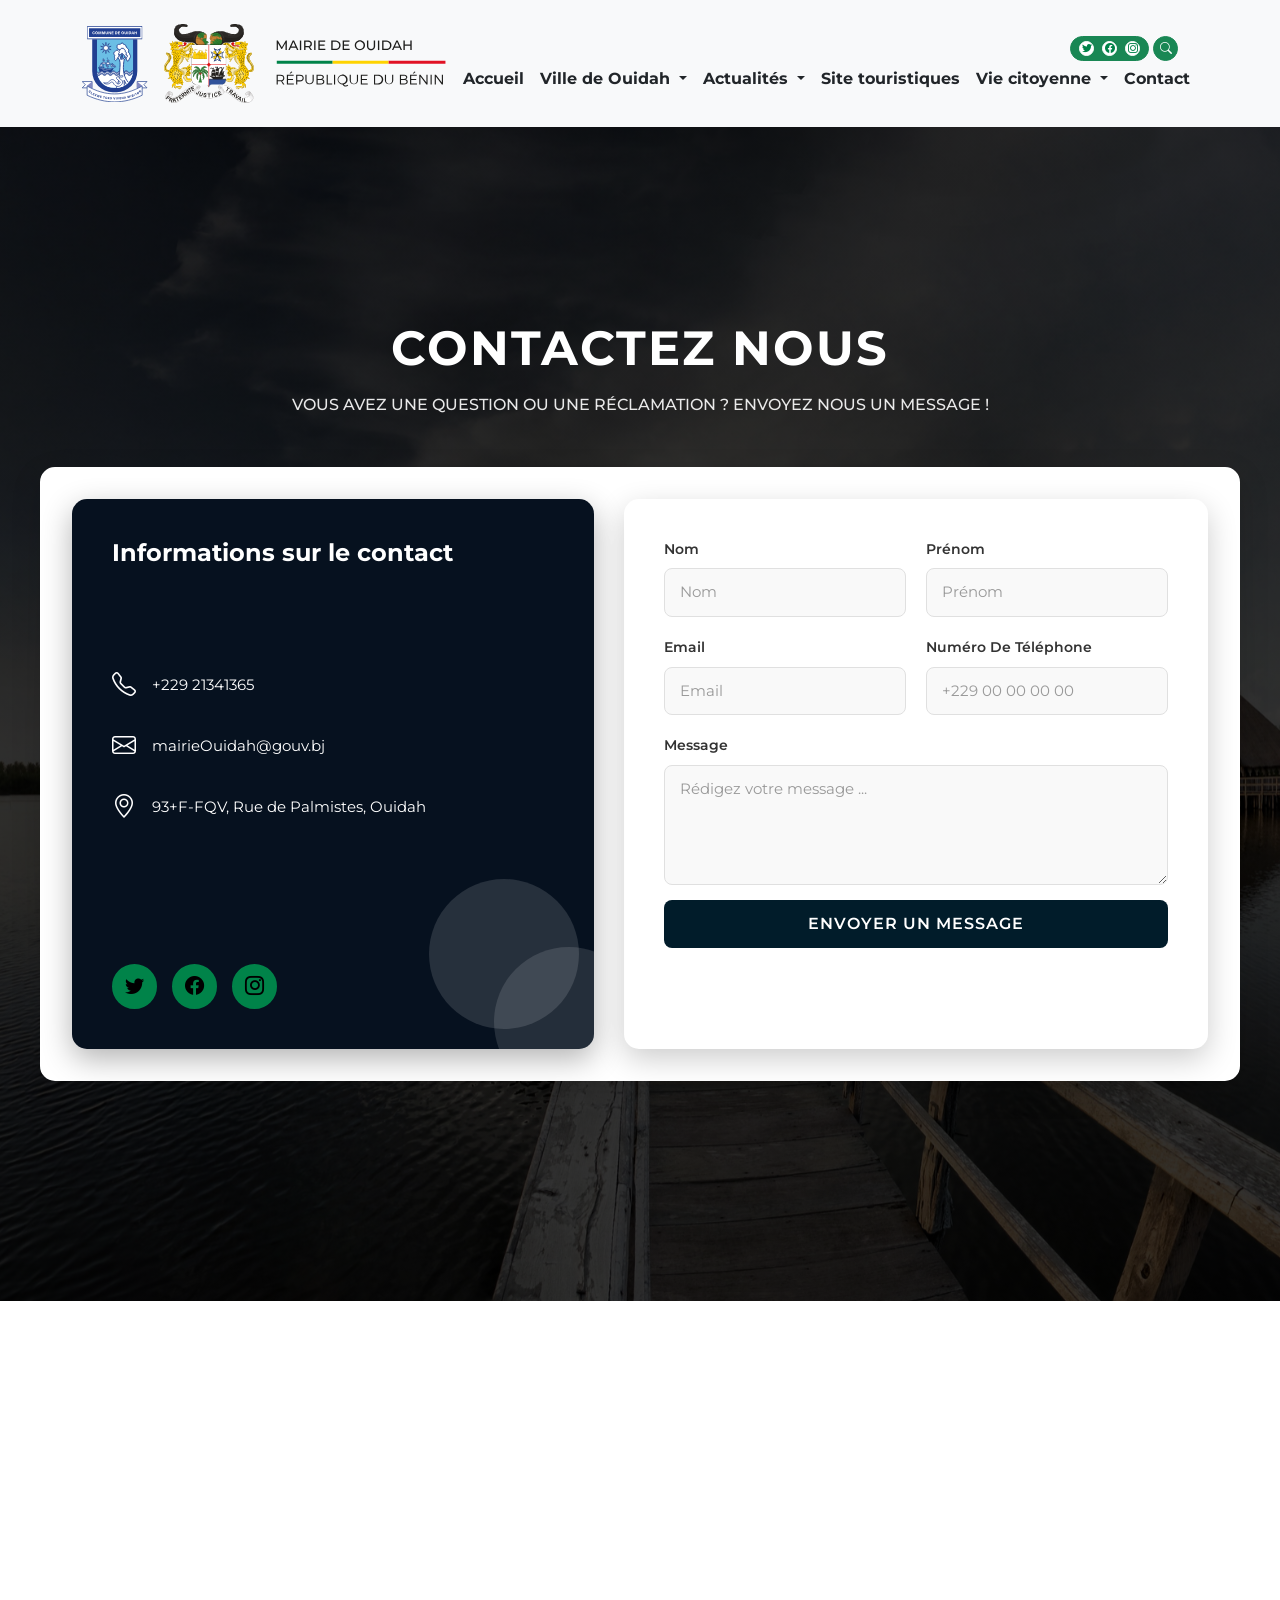
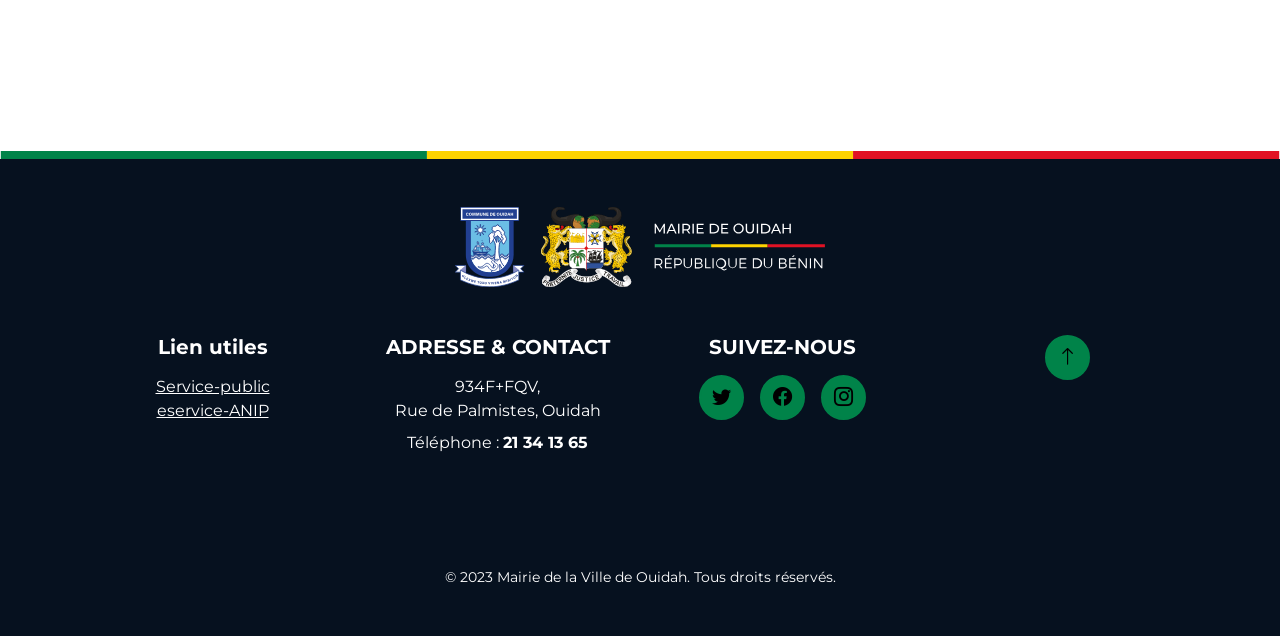
<file: contact.html>
<!DOCTYPE html>
<html lang="fr">

<head>
  <meta charset="UTF-8">
  <meta http-equiv="X-UA-Compatible" content="IE=edge">
  <meta name="viewport" content="width=device-width, initial-scale=1.0">
  <title>Services Détails - Mairie de Ouidah</title>
  <link href="https://cdn.jsdelivr.net/npm/bootstrap@5.0.2/dist/css/bootstrap.min.css" rel="stylesheet"
        integrity="sha384-EVSTQN3/azprG1Anm3QDgpJLIm9Nao0Yz1ztcQTwFspd3yD65VohhpuuCOmLASjC" crossorigin="anonymous">
  <link rel="stylesheet" href="https://cdn.jsdelivr.net/npm/bootstrap-icons@1.5.0/font/bootstrap-icons.css">
  <link href="https://fonts.googleapis.com/css2?family=Montserrat:wght@400;500;700&display=swap" rel="stylesheet">
  <link rel="stylesheet" href="./css/footer.css">
  <link rel="stylesheet" href="./css/navbar.css">
  <link rel="stylesheet" href="./css/contact.css">
</head>

<body>
    <!-- Header -->
    <div id="header"></div>

  <!-- Contact Section -->
<section class="contact-section">
  <div class="contact-container">
    <h1 class="contact-title text-uppercase">CONTACTEZ NOUS</h1>
    <p class="contact-subtitle text-uppercase">Vous avez une question ou une réclamation ? Envoyez nous un message !</p>

    
    <div class="contact-card">
      <div class="contact-content">
        <!-- Contact Information -->
        <div class="contact-info">
          <h2 class="info-title">Informations sur le contact</h2>
          
          <div class="info-item">
            <i class="bi bi-telephone"></i>
            <span>+229 21341365</span>
          </div>

          <div class="info-item">
            <i class="bi bi-envelope"></i>
            <span>mairieOuidah@gouv.bj</span>
          </div>

          <div class="info-item">
            <i class="bi bi-geo-alt"></i>
            <span>93+F-FQV, Rue de Palmistes, Ouidah</span>
          </div>

          <div class="social-links">
            <a href="#" class="social-icon twitter"><i class="bi bi-twitter"></i></a>
            <a href="#" class="social-icon facebook"><i class="bi bi-facebook"></i></a>
            <a href="#" class="social-icon instagram"><i class="bi bi-instagram"></i></a>
            <img src="./img/demi-disque.svg" alt="Demi-disque décoratif" class="demi-disque-img">
            <img src="./img/disque.svg" alt="" class="disque-img">
          </div>
        </div>

        <!-- Contact Form -->
        <div class="contact-form">
          <form>
            <div class="form-row">
              <div class="form-group">
                <label for="nom">Nom</label>
                <input type="text" id="nom" name="nom" placeholder="Nom">
              </div>
              <div class="form-group">
                <label for="prenom">Prénom</label>
                <input type="text" id="prenom" name="prenom" placeholder="Prénom">
              </div>
            </div>

            <div class="form-row">
              <div class="form-group">
                <label for="email">Email</label>
                <input type="email" id="email" name="email" placeholder="Email">
              </div>
              <div class="form-group">
                <label for="telephone">Numéro de téléphone</label>
                <input type="tel" id="telephone" name="telephone" placeholder="+229 00 00 00 00">
              </div>
            </div>

            <div class="form-group full-width">
              <label for="message">Message</label>
              <textarea id="message" name="message" placeholder="Rédigez votre message ..."></textarea>
            </div>

            <button type="submit" class="btn-submit">Envoyer un message</button>
          </form>
        </div>
      </div>
    </div>
  </div>
</section>


  <!-- Map Section -->
  <div class="map-container">
    <iframe src="https://www.google.com/maps/embed?pb=!1m18!1m12!1m3!1d3962.5987569287357!2d1.9435!3d6.3654!2m3!1f0!2f0!3f0!3m2!1i1024!2i768!4f13.1!3m3!1m2!1s0x0%3A0x0!2sMairie%20de%20Ouidah!5e0!3m2!1sfr!2sbj!4v1234567890" width="100%" height="450" style="border:0;" allowfullscreen="" loading="lazy" referrerpolicy="no-referrer-when-downgrade"></iframe>
  </div>

  <!-- Footer -->
    <div id="footer"></div>

  <script src="./js/include.js"></script>

  <script src="https://cdn.jsdelivr.net/npm/bootstrap@5.0.2/dist/js/bootstrap.bundle.min.js"
    integrity="sha384-MrcW6ZMFYlzcLA8Nl+NtUVF0sA7MsXsP1UyJoMp4YLEuNSfAP+JcXn/tWtIaxVXM"
    crossorigin="anonymous">
  </script>
  
</body>
</html>
</file>
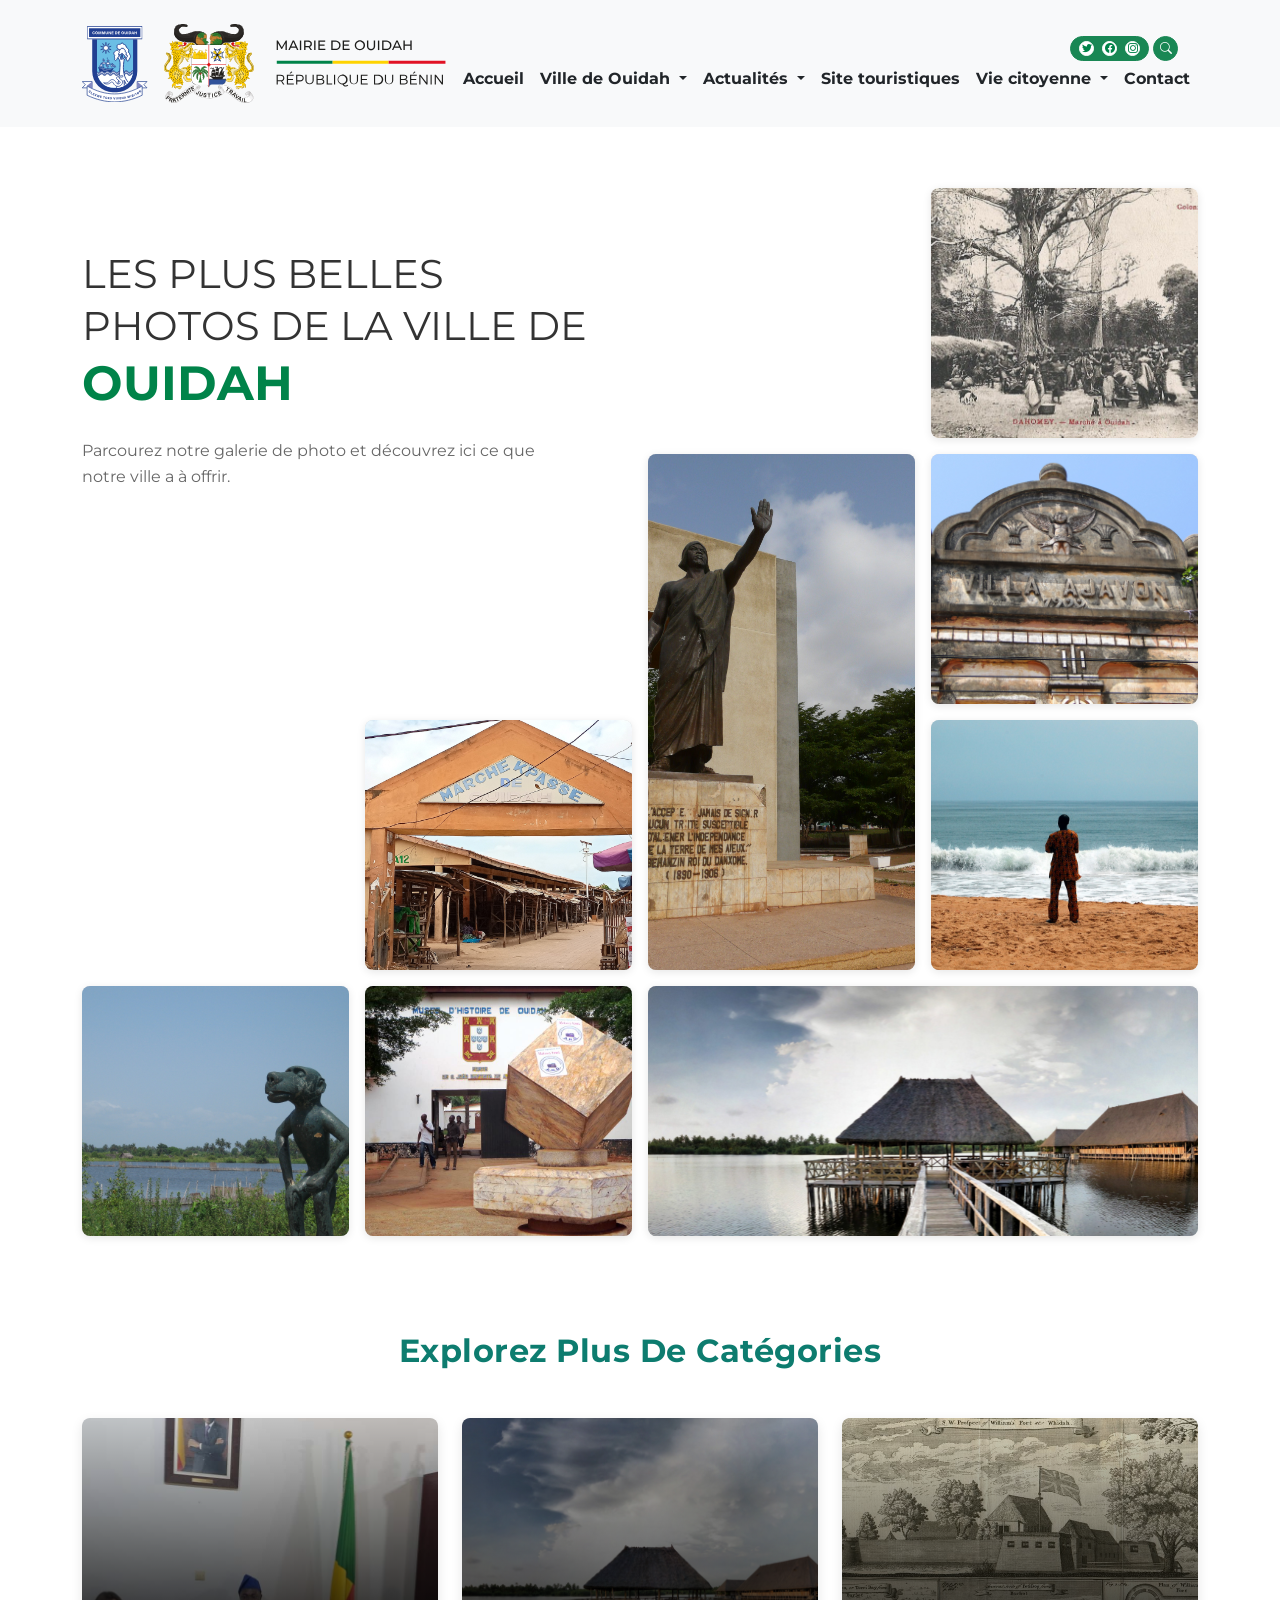
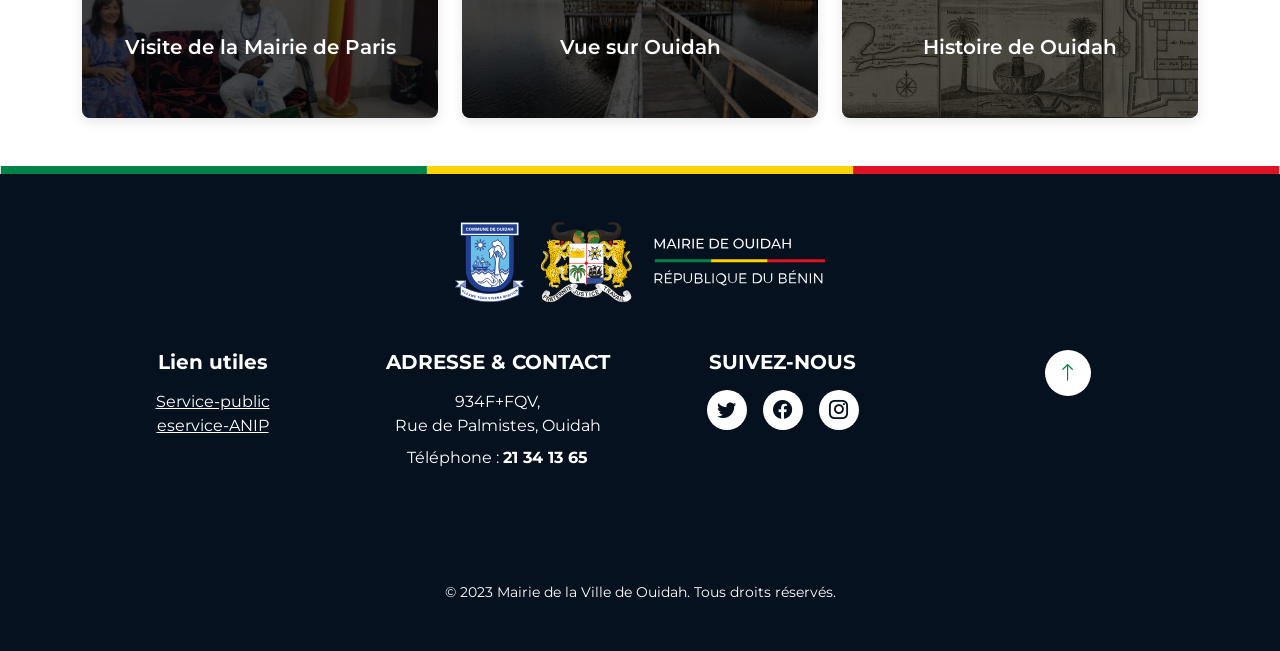
<file: event.html>
<!DOCTYPE html>
<html lang="fr">

<head>
  <meta charset="UTF-8">
  <meta http-equiv="X-UA-Compatible" content="IE=edge">
  <meta name="viewport" content="width=device-width, initial-scale=1.0">
  <title>Event - Mairie de Ouidah</title>
  <link href="https://cdn.jsdelivr.net/npm/bootstrap@5.0.2/dist/css/bootstrap.min.css" rel="stylesheet"
        integrity="sha384-EVSTQN3/azprG1Anm3QDgpJLIm9Nao0Yz1ztcQTwFspd3yD65VohhpuuCOmLASjC" crossorigin="anonymous">
  <link rel="stylesheet" href="https://cdn.jsdelivr.net/npm/bootstrap-icons@1.5.0/font/bootstrap-icons.css">
  <link href="https://fonts.googleapis.com/css2?family=Montserrat:wght@400;500;700&display=swap" rel="stylesheet">
  <link rel="stylesheet" href="./css/footer.css">
  <link rel="stylesheet" href="./css/navbar.css">
  <link rel="stylesheet" href="./css/services.css">
  <link rel="stylesheet" href="./css/event.css">
</head>

<body>
    <!-- Header -->
    <div id="header"></div>

    <!-- Section Galerie Photos -->
    <section class="photo-gallery py-5">
        <div class="container">
            <!-- Titre et Description -->
            <div class="gallery-header mb-5">
                <h1 class="gallery-title">
                    <span class="title-normal">LES PLUS BELLES</span>
                    <span class="title-normal">PHOTOS DE LA VILLE DE</span>
                    <span class="title-highlight">OUIDAH</span>
                </h1>
                <p class="gallery-description">Parcourez notre galerie de photo et découvrez ici ce que notre ville a à offrir.</p>
            </div>

            <!-- Galerie Images -->
            <div class="gallery-grid">

                <div class="gallery-item image1">
                    <img src="./img/gallery-1.svg" alt="">
                </div>

                <div class="gallery-item image2">
                    <img src="./img/gallery-2.svg" alt="">
                </div>

                <div class="gallery-item image3">
                    <img src="./img/gallery-3.svg" alt="">
                </div>

                <div class="gallery-item image4">
                    <img src="./img/gallery-4.svg" alt="">
                </div>

                <div class="gallery-item image5">
                    <img src="./img/gallery-5.svg" alt="">
                </div>

                <div class="gallery-item image6">
                    <img src="./img/gallery-6.svg" alt="">
                </div>

                <div class="gallery-item image7">
                    <img src="./img/gallery-7.svg" alt="">
                </div>

                <div class="gallery-item image8">
                    <img src="./img/gallery-8.svg" alt="">
                </div>

            </div>
        </div>
    </section>

    <!-- Section Catégories -->
    <section class="categories-section py-5">
        <div class="container">
            <h2 class="categories-title text-center mb-5">Explorez plus de catégories</h2>

            <div class="row g-4">
                <!-- Catégorie 1 -->
                <div class="col-lg-4 col-md-6">
                    <div class="category-card">
                        <img src="./img/categorie-mairie.svg" alt="Visite de la Mairie" class="img-fluid rounded">
                        <div class="category-overlay">
                            <p class="category-text">Visite de la Mairie de Paris</p>
                        </div>
                    </div>
                </div>

                <!-- Catégorie 2 -->
                <div class="col-lg-4 col-md-6">
                    <div class="category-card">
                        <img src="./img/categorie-vue.svg" alt="Vue sur Ouidah" class="img-fluid rounded">
                        <div class="category-overlay">
                            <p class="category-text">Vue sur Ouidah</p>
                        </div>
                    </div>
                </div>

                <!-- Catégorie 3 -->
                <div class="col-lg-4 col-md-6">
                    <div class="category-card">
                        <img src="./img/categorie-histoire.svg" alt="Histoire de Ouidah" class="img-fluid rounded">
                        <div class="category-overlay">
                            <p class="category-text">Histoire de Ouidah</p>
                        </div>
                    </div>
                </div>
            </div>
        </div>
    </section>

    <!-- Footer -->
    <div id="footer"></div>
   



  <script src="./js/include.js"></script>

  <script src="https://cdn.jsdelivr.net/npm/bootstrap@5.0.2/dist/js/bootstrap.bundle.min.js"
    integrity="sha384-MrcW6ZMFYlzcLA8Nl+NtUVF0sA7MsXsP1UyJoMp4YLEuNSfAP+JcXn/tWtIaxVXM"
    crossorigin="anonymous">
  </script>
  
</body>
</html>
</file>
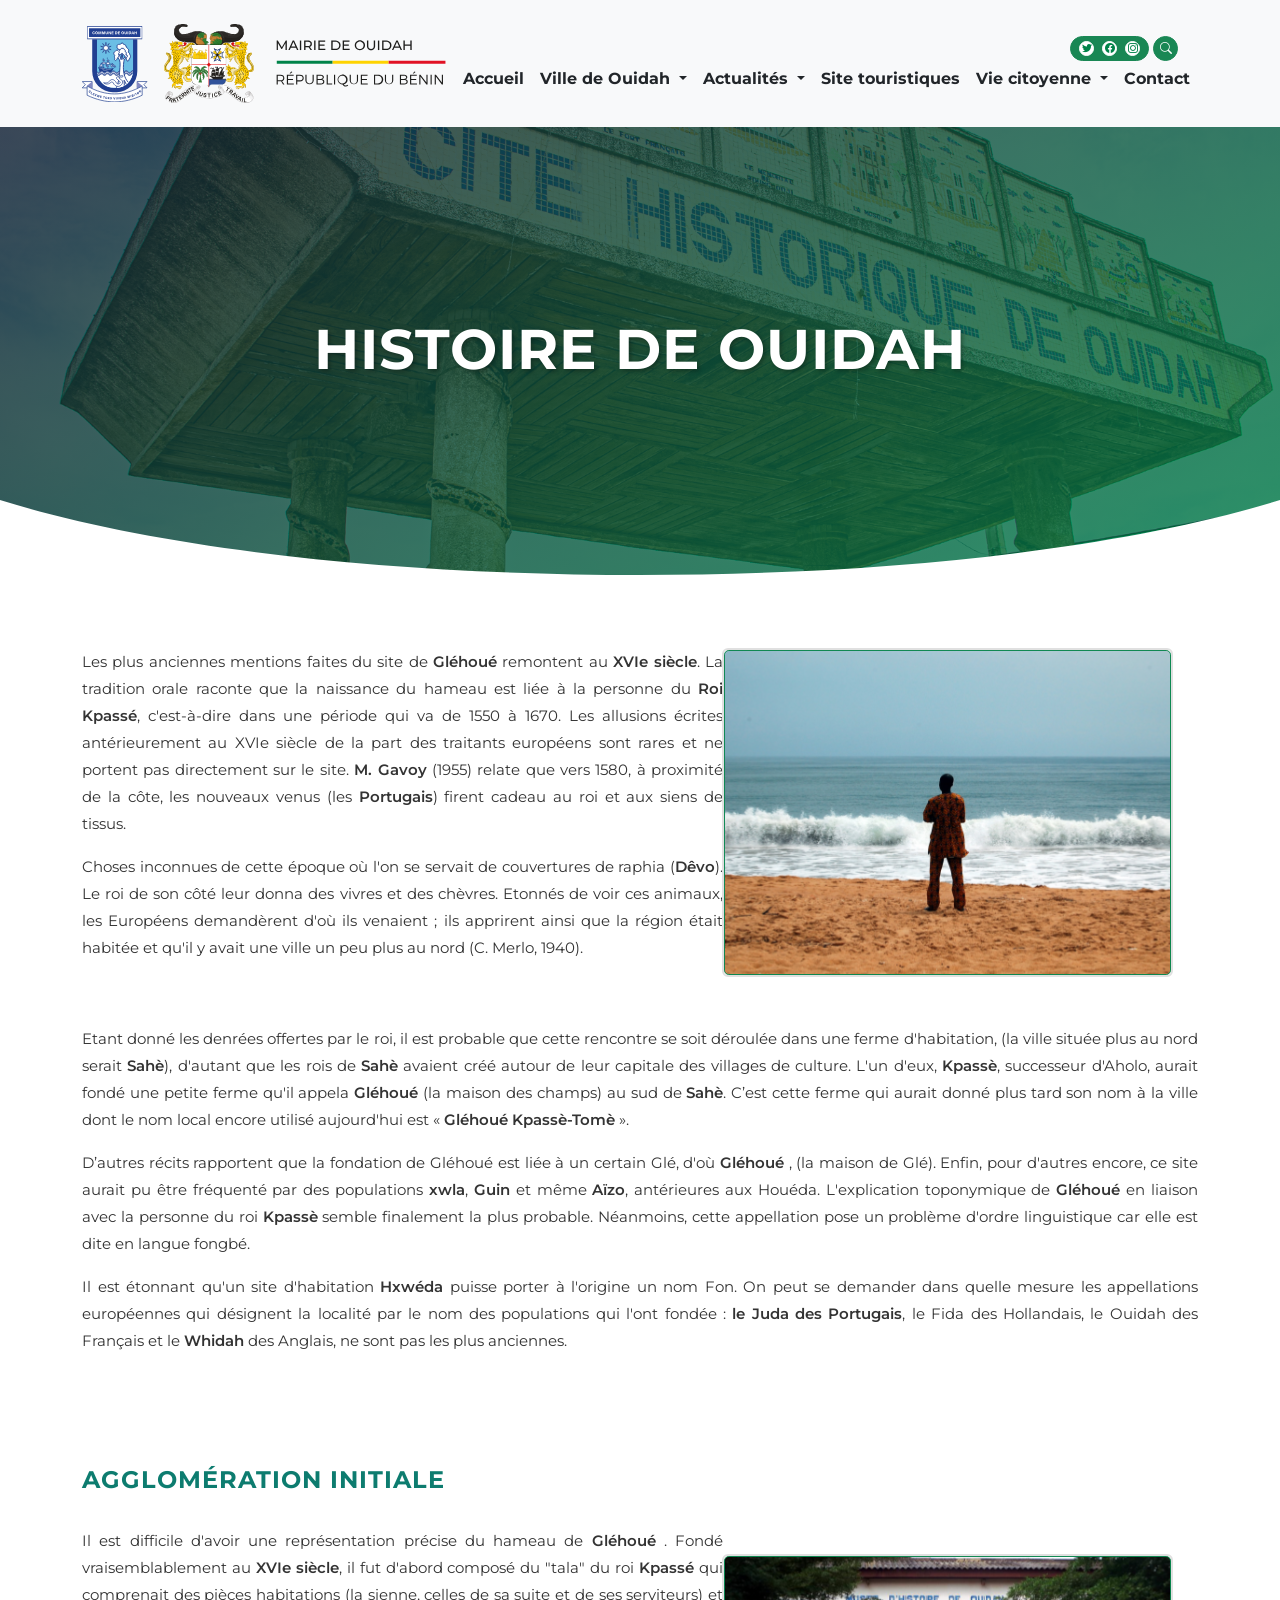
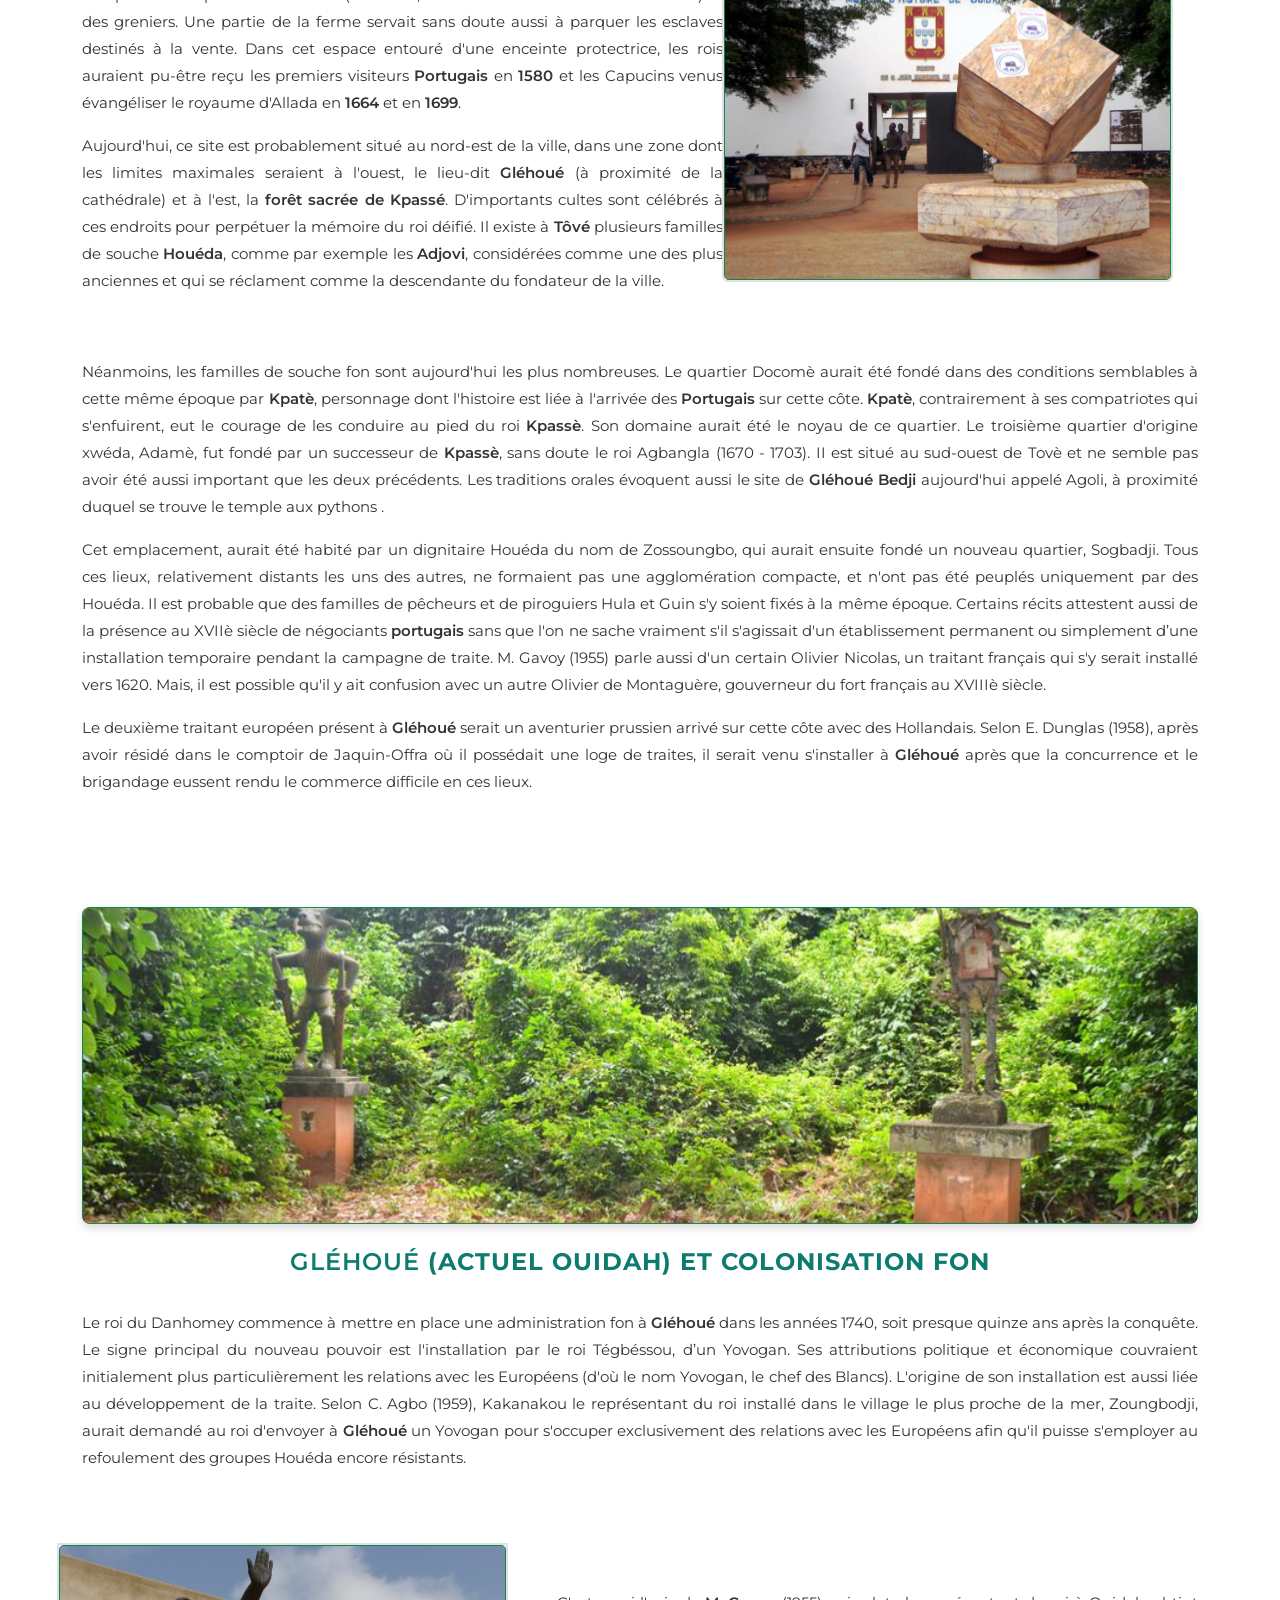
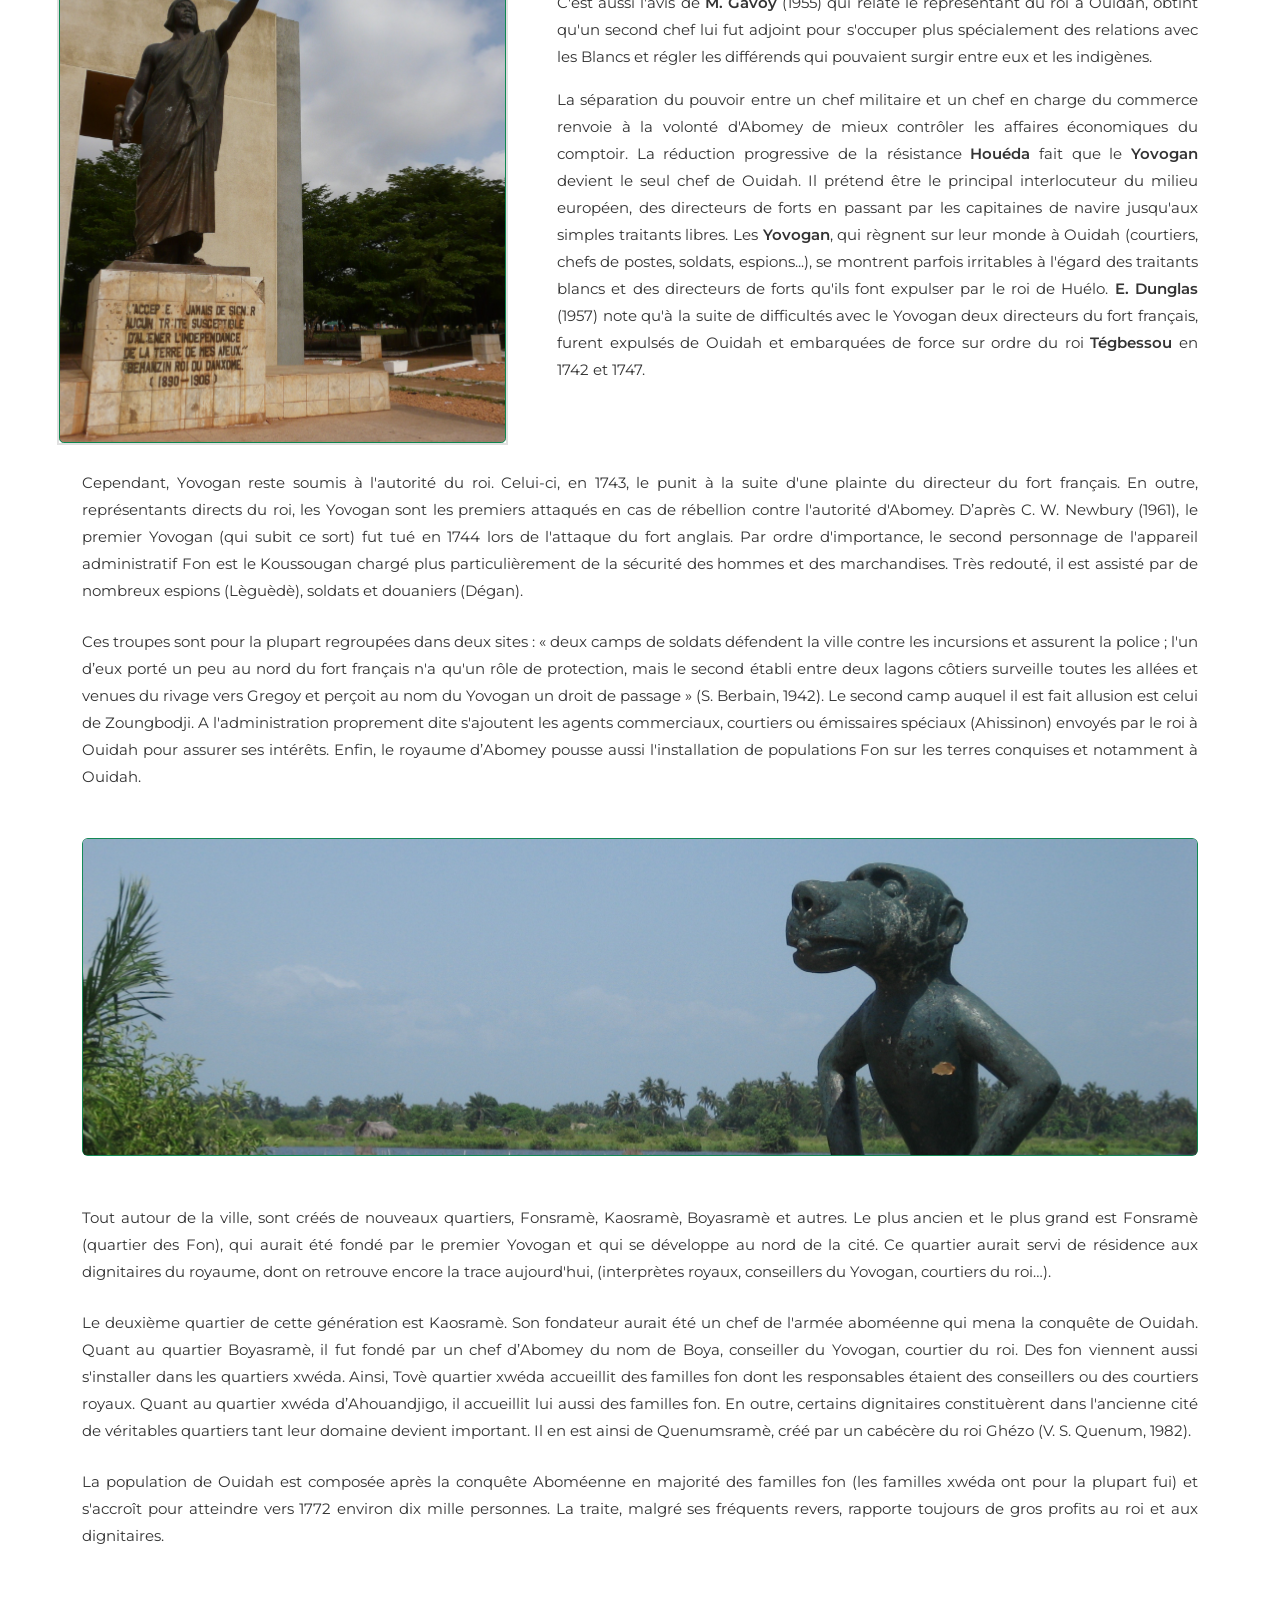
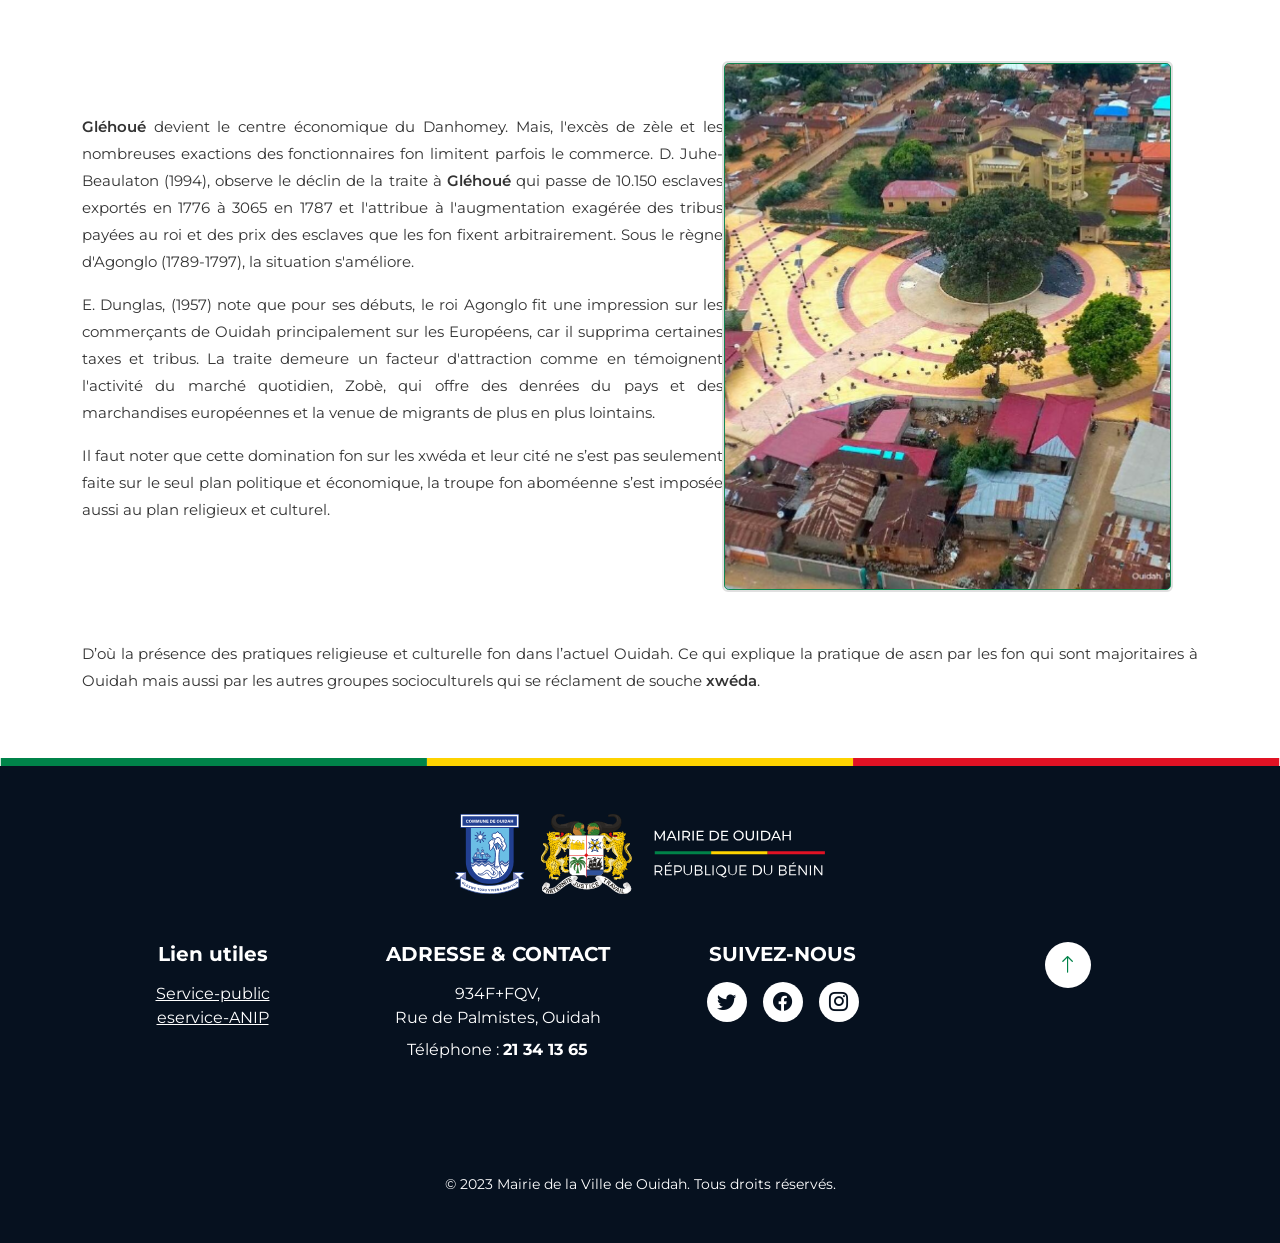
<file: histoire-ouidah.html>
<!DOCTYPE html>
<html lang="fr">

<head>
  <meta charset="UTF-8">
  <meta http-equiv="X-UA-Compatible" content="IE=edge">
  <meta name="viewport" content="width=device-width, initial-scale=1.0">
  <title>Histoire Ouidah - Mairie de Ouidah</title>
  <link href="https://cdn.jsdelivr.net/npm/bootstrap@5.0.2/dist/css/bootstrap.min.css" rel="stylesheet"
        integrity="sha384-EVSTQN3/azprG1Anm3QDgpJLIm9Nao0Yz1ztcQTwFspd3yD65VohhpuuCOmLASjC" crossorigin="anonymous">
  <link rel="stylesheet" href="https://cdn.jsdelivr.net/npm/bootstrap-icons@1.5.0/font/bootstrap-icons.css">
  <link href="https://fonts.googleapis.com/css2?family=Montserrat:wght@400;500;700&display=swap" rel="stylesheet">
  <link rel="stylesheet" href="./css/footer.css">
  <link rel="stylesheet" href="./css/navbar.css">
    <link rel="stylesheet" href="./css/histoire-ouidah.css">
</head>

<body>
    <!-- Header -->
    <div id="header"></div>

     <!-- Section1 -->
    <section class="services-banner d-flex align-items-center justify-content-center position-relative">
        <div class="container text-center" style="z-index: 1;">
            <h1 class="text-white display-4 fw-bold mb-0 text-uppercase">Histoire de  Ouidah</h1>
        </div>

      
        <div class="hero-wave">
            <svg viewBox="0 0 1440 120" preserveAspectRatio="none">
                <path d="M0,0 C360,120 1080,120 1440,0 L1440,120 L0,120 Z"></path>
            </svg>
        </div>
    </section>

    <!-- Section 2 -->
    <section class="histoire-section py-5">
        <div class="container">
            <div class="row align-items-center g-4">
                <div class="col-lg-7">
                    <p class="mb-3">
                        Les plus anciennes mentions faites du site de <strong>Gléhoué</strong> remontent au <strong>XVIe siècle</strong>. La tradition orale raconte que la naissance du hameau est liée à la personne du <strong>Roi Kpassé</strong>, c'est-à-dire dans une période qui va de 1550 à 1670. Les allusions écrites antérieurement au XVIe siècle de la part des traitants européens sont rares et ne portent pas directement sur le site. <strong>M. Gavoy</strong> (1955) relate que vers 1580, à proximité de la côte, les nouveaux venus (les <strong>Portugais</strong>) firent cadeau au roi et aux siens de tissus.
                    </p>

                    <p class="mb-3">
                        Choses inconnues de cette époque où l'on se servait de couvertures de raphia (<strong>Dêvo</strong>). Le roi de son côté leur donna des vivres et des chèvres. Etonnés de voir ces animaux, les Européens demandèrent d'où ils venaient ; ils apprirent ainsi que la région était habitée et qu'il y avait une ville un peu plus au nord (C. Merlo, 1940).
                    </p>
                </div>
                <div class="col-lg-5 text-center">
                    <img src="./img/glehoue-histoire.svg" alt="Gléhoué - Plage" class="img-fluid rounded histoire-img">
                </div>
            </div>
            <p  class="mt-5">Etant donné les denrées offertes par le roi, il est probable que cette rencontre se soit déroulée dans une ferme d'habitation, (la ville située plus au nord serait <strong>Sahè</strong>), d'autant que les rois de <strong>Sahè</strong> avaient créé autour de leur capitale des villages de culture. L'un d'eux, <strong>Kpassè</strong>, successeur d'Aholo, aurait fondé une petite ferme qu'il appela <strong>Gléhoué</strong>  (la maison des champs) au sud de <strong>Sahè</strong>. C’est cette ferme qui aurait donné plus tard son nom à la ville dont le nom local encore utilisé aujourd'hui est « <strong>Gléhoué   Kpassè-Tomè</strong> ». </p>

            <p  class="mt-2">D’autres récits rapportent que la fondation de Gléhoué est liée à un certain Glé, d'où <strong>Gléhoué</strong> , (la maison de Glé). Enfin, pour d'autres encore, ce site aurait pu être fréquenté par des populations <strong>xwla</strong>, <strong>Guin</strong> et même <strong>Aïzo</strong>, antérieures aux Houéda. L'explication toponymique de <strong>Gléhoué</strong>  en liaison avec la personne du roi <strong>Kpassè</strong> semble finalement la plus probable. Néanmoins, cette appellation pose un problème d'ordre linguistique car elle est dite en langue fongbé. </p>

            <p  class="mt-2">Il est étonnant qu'un site d'habitation <strong>Hxwéda</strong> puisse porter à l'origine un nom Fon. On peut se demander dans quelle mesure les appellations européennes qui désignent la localité par le nom des populations qui l'ont fondée : <strong>le Juda des Portugais</strong>, le Fida des Hollandais, le Ouidah des Français et le <strong>Whidah</strong> des Anglais, ne sont pas les plus anciennes.</p>
        </div>
    </section>

    <!-- Section 3 -->
    <section class="histoire-section py-5">
        <div class="container">
            <h3 class="section-title mb-4">AGGLOMÉRATION INITIALE</h3>
            <div class="row align-items-center g-4">
                <div class="col-lg-7">
                    <p class="mb-3">
                        Il est difficile d'avoir une représentation précise du hameau de <strong>Gléhoué</strong> . Fondé vraisemblablement au <strong>XVIe siècle</strong>, il fut d'abord composé du "tala" du roi <strong>Kpassé</strong> qui comprenait des pièces habitations (la sienne, celles de sa suite et de ses serviteurs) et des greniers. Une partie de la ferme servait sans doute aussi à parquer les esclaves destinés à la vente. Dans cet espace entouré d'une enceinte protectrice, les rois auraient pu-être reçu les premiers visiteurs <strong>Portugais</strong> en <strong>1580</strong> et les Capucins venus évangéliser le royaume d'Allada en <strong>1664</strong> et en <strong>1699</strong>.
                    </p>

                    <p class="mb-3">
                        Aujourd'hui, ce site est probablement situé au nord-est de la ville, dans une zone dont les limites maximales seraient à l'ouest, le lieu-dit <strong>Gléhoué</strong> (à proximité de la cathédrale) et à l'est, la <strong>forêt sacrée de Kpassé</strong>. D'importants cultes sont célébrés à ces endroits pour perpétuer la mémoire du roi déifié. Il existe à <strong>Tôvé</strong> plusieurs familles de souche <strong>Houéda</strong>, comme par exemple les <strong>Adjovi</strong>, considérées comme une des plus anciennes et qui se réclament comme la descendante du fondateur de la ville.
                    </p>
                </div>
                <div class="col-lg-5 text-center">
                    <img src="./img/glehoue-musee.svg" alt="Musée Histoire de Ouidah" class="img-fluid rounded histoire-img">
                </div>
            </div>
            <p class="mt-5">Néanmoins, les familles de souche fon sont aujourd'hui les plus nombreuses. Le quartier Docomè aurait été fondé dans des conditions semblables à cette même époque par <strong>Kpatè</strong>, personnage dont l'histoire est liée à l'arrivée des <strong>Portugais</strong> sur cette côte. <strong>Kpatè</strong>, contrairement à ses compatriotes qui s'enfuirent, eut le courage de les conduire au pied du roi <strong>Kpassè</strong>. Son domaine aurait été le noyau de ce quartier. Le troisième quartier d'origine xwéda, Adamè, fut fondé par un successeur de <strong>Kpassè</strong>, sans doute le roi Agbangla (1670 - 1703). II est situé au sud-ouest de Tovè et ne semble pas avoir été aussi important que les deux précédents. Les traditions orales évoquent aussi le site de <strong>Gléhoué Bedji</strong> aujourd'hui appelé Agoli, à proximité duquel se trouve le temple aux pythons .</p>

            <p class="mt-2">Cet emplacement, aurait été habité par un dignitaire Houéda du nom de Zossoungbo, qui aurait ensuite fondé un nouveau quartier, Sogbadji. Tous ces lieux, relativement distants les uns des autres, ne formaient pas une agglomération compacte, et n'ont pas été peuplés uniquement par des Houéda. Il est probable que des familles de pêcheurs et de piroguiers Hula et Guin s'y soient fixés à la même époque. Certains récits attestent aussi de la présence au XVIIè siècle de négociants <strong>portugais</strong> sans que l'on ne sache vraiment s'il s'agissait d'un établissement permanent ou simplement d’une installation temporaire pendant la campagne de traite. M. Gavoy (1955) parle aussi d'un certain Olivier Nicolas, un traitant français qui s'y serait installé vers 1620. Mais, il est possible qu'il y ait confusion avec un autre Olivier de Montaguère, gouverneur du fort français au XVIIIè siècle. </p>

            <p>Le deuxième traitant européen présent à <strong>Gléhoué</strong>  serait un aventurier prussien arrivé sur cette côte avec des Hollandais. Selon E. Dunglas (1958), après avoir résidé dans le comptoir de Jaquin-Offra où il possédait une loge de traites, il serait venu s'installer à <strong>Gléhoué</strong>  après que la concurrence et le brigandage eussent rendu le commerce difficile en ces lieux.</p>
        </div>
    </section>

    <!-- Section 4 -->
    <section class="histoire-section py-5">
        <div class="container">
            <div class="histoire-banner mb-4">
                <img src="./img/glehoue-foret.svg" alt="Forêt sacrée Gléhoué" class="img-fluid rounded w-100">
            </div>

            <div class="text-center">
                <h3 class="section-title mb-4"><strong>GLÉHOUÉ</strong>  (ACTUEL OUIDAH) ET COLONISATION FON</h3>
            </div>

            <p class="mb-3">
                Le roi du Danhomey commence à mettre en place une administration fon à <strong>Gléhoué</strong>  dans les années 1740, soit presque quinze ans après la conquête. Le signe principal du nouveau pouvoir est l'installation par le roi Tégbéssou, d’un Yovogan. Ses attributions politique et économique couvraient initialement plus particulièrement les relations avec les Européens (d'où le nom Yovogan, le chef des Blancs). L'origine de son installation est aussi liée au développement de la traite. Selon C. Agbo (1959), Kakanakou le représentant du roi installé dans le village le plus proche de la mer, Zoungbodji, aurait demandé au roi d'envoyer à <strong>Gléhoué</strong>  un Yovogan pour s'occuper exclusivement des relations avec les Européens afin qu'il puisse s'employer au refoulement des groupes Houéda encore résistants.
            </p>

            <div class="row align-items-center g-4 mt-5">
                <div class="col-lg-5 text-center">
                    <img src="./img/glehoue-statue-ancien.svg" alt="Statue ancienne Ouidah" class="img-fluid histoire-img">
                </div>
                <div class="col-lg-7">
                    <p class="mb-3">
                        C'est aussi l'avis de <strong>M. Gavoy</strong> (1955) qui relate le représentant du roi à Ouidah, obtint qu'un second chef lui fut adjoint pour s'occuper plus spécialement des relations avec les Blancs et régler les différends qui pouvaient surgir entre eux et les indigènes.
                    </p>

                    <p class="mb-3">
                        La séparation du pouvoir entre un chef militaire et un chef en charge du commerce renvoie à la volonté d'Abomey de mieux contrôler les affaires économiques du comptoir. La réduction progressive de la résistance <strong>Houéda</strong> fait que le <strong>Yovogan</strong> devient le seul chef de Ouidah. Il prétend être le principal interlocuteur du milieu européen, des directeurs de forts en passant par les capitaines de navire jusqu'aux simples traitants libres. Les <strong>Yovogan</strong>, qui règnent sur leur monde à Ouidah (courtiers, chefs de postes, soldats, espions...), se montrent parfois irritables à l'égard des traitants blancs et des directeurs de forts qu'ils font expulser par le roi de Huélo. <strong>E. Dunglas</strong> (1957) note qu'à la suite de difficultés avec le Yovogan deux directeurs du fort français, furent expulsés de Ouidah et embarquées de force sur ordre du roi <strong>Tégbessou</strong> en 1742 et 1747.
                    </p>
                </div>
            </div>

            <p class="mt-4 mb-3">
                Cependant, Yovogan reste soumis à l'autorité du roi. Celui-ci, en 1743, le punit à la suite d'une plainte du directeur du fort français. En outre, représentants directs du roi, les Yovogan sont les premiers attaqués en cas de rébellion contre l'autorité d'Abomey. D’après C. W. Newbury (1961), le premier Yovogan (qui subit ce sort) fut tué en 1744 lors de l'attaque du fort anglais. Par ordre d'importance, le second personnage de l'appareil administratif Fon est le Koussougan chargé plus particulièrement de la sécurité des hommes et des marchandises. Très redouté, il est assisté par de nombreux espions (Lèguèdè), soldats et douaniers (Dégan).
            </p>

            <p class="mt-4 mb-3">
                Ces troupes sont pour la plupart regroupées dans deux sites : « deux camps de soldats défendent la ville contre les incursions et assurent la police ; l'un d’eux porté un peu au nord du fort français n'a qu'un rôle de protection, mais le second établi entre deux lagons côtiers surveille toutes les allées et venues du rivage vers Gregoy et perçoit au nom du Yovogan un droit de passage » (S. Berbain, 1942). Le second camp auquel il est fait allusion est celui de Zoungbodji. A l'administration proprement dite s'ajoutent les agents commerciaux, courtiers ou émissaires spéciaux (Ahissinon) envoyés par le roi à Ouidah pour assurer ses intérêts. Enfin, le royaume d’Abomey pousse aussi l'installation de populations Fon sur les terres conquises et notamment à Ouidah.
            </p>


            <div class="my-5">
                <img src="./img/glehoue-statues.svg" alt="Statues monuments Ouidah" class="img-fluid rounded w-100">
            </div>

            <p class="mt-4 mb-3">
                Tout autour de la ville, sont créés de nouveaux quartiers, Fonsramè, Kaosramè, Boyasramè et autres. Le plus ancien et le plus grand est Fonsramè (quartier des Fon), qui aurait été fondé par le premier Yovogan et qui se développe au nord de la cité. Ce quartier aurait servi de résidence aux dignitaires du royaume, dont on retrouve encore la trace aujourd'hui, (interprètes royaux, conseillers du Yovogan, courtiers du roi…). 
            </p>

            <p class="mt-4 mb-3">
                Le deuxième quartier de cette génération est Kaosramè. Son fondateur aurait été un chef de l'armée aboméenne qui mena la conquête de Ouidah. Quant au quartier Boyasramè, il fut fondé par un chef d’Abomey du nom de Boya, conseiller du Yovogan, courtier du roi. Des fon viennent aussi s'installer dans les quartiers xwéda. Ainsi, Tovè quartier xwéda accueillit des familles fon dont les responsables étaient des conseillers ou des courtiers royaux. Quant au quartier xwéda d’Ahouandjigo, il accueillit lui aussi des familles fon. En outre, certains dignitaires constituèrent dans l'ancienne cité de véritables quartiers tant leur domaine devient important. Il en est ainsi de Quenumsramè, créé par un cabécère du roi Ghézo (V. S. Quenum, 1982).
            </p>

            <p class="mt-4 mb-3">
                La population de Ouidah est composée après la conquête Aboméenne en majorité des familles fon (les familles xwéda ont pour la plupart fui) et s'accroît pour atteindre vers 1772 environ dix mille personnes. La traite, malgré ses fréquents revers, rapporte toujours de gros profits au roi et aux dignitaires.
            </p>

        </div>
    </section>

    <!-- Section 5-->
    <section class="histoire-section py-5">
        <div class="container">
            <div class="row align-items-center g-4 mb-5">
                <div class="col-lg-7">
                    <p class="mb-3">
                        <strong>Gléhoué</strong> devient le centre économique du Danhomey. Mais, l'excès de zèle et les nombreuses exactions des fonctionnaires fon limitent parfois le commerce. D. Juhe-Beaulaton (1994), observe le déclin de la traite à <strong>Gléhoué</strong> qui passe de 10.150 esclaves exportés en 1776 à 3065 en 1787 et l'attribue à l'augmentation exagérée des tribus payées au roi et des prix des esclaves que les fon fixent arbitrairement. Sous le règne d'Agonglo (1789-1797), la situation s'améliore. 
                    </p>

                    <p class="mb-3">
                        E. Dunglas, (1957) note que pour ses débuts, le roi Agonglo fit une impression sur les commerçants de Ouidah principalement sur les Européens, car il supprima certaines taxes et tribus. La traite demeure un facteur d'attraction comme en témoignent l'activité du marché quotidien, Zobè, qui offre des denrées du pays et des marchandises européennes et la venue de migrants de plus en plus lointains.
                    </p>

                    <p className="mb-3">
                        Il faut noter que cette domination fon sur les xwéda et leur cité ne s’est pas seulement faite sur le seul plan politique et économique, la troupe fon aboméenne s’est imposée aussi au plan religieux et culturel. 
                    </p>
                </div>
                <div class="col-lg-5 text-center">
                    <img src="./img/glehoue-statue-verte.svg" alt="Plan de Ouidah" class="img-fluid rounded histoire-img">
                </div>
            </div>


            <p class="mb-3">
                D’où la présence des pratiques religieuse et culturelle fon dans l’actuel Ouidah. Ce qui explique la pratique de asɛn par les fon qui sont majoritaires à Ouidah mais aussi par les autres groupes socioculturels qui se réclament de souche <strong>xwéda</strong>.
            </p>
        </div>
    </section>

    <!-- Footer -->
    <div id="footer"></div>

  <script src="./js/include.js"></script>

  <script src="https://cdn.jsdelivr.net/npm/bootstrap@5.0.2/dist/js/bootstrap.bundle.min.js"
    integrity="sha384-MrcW6ZMFYlzcLA8Nl+NtUVF0sA7MsXsP1UyJoMp4YLEuNSfAP+JcXn/tWtIaxVXM"
    crossorigin="anonymous">
  </script>
  
</body>
</html>
</file>
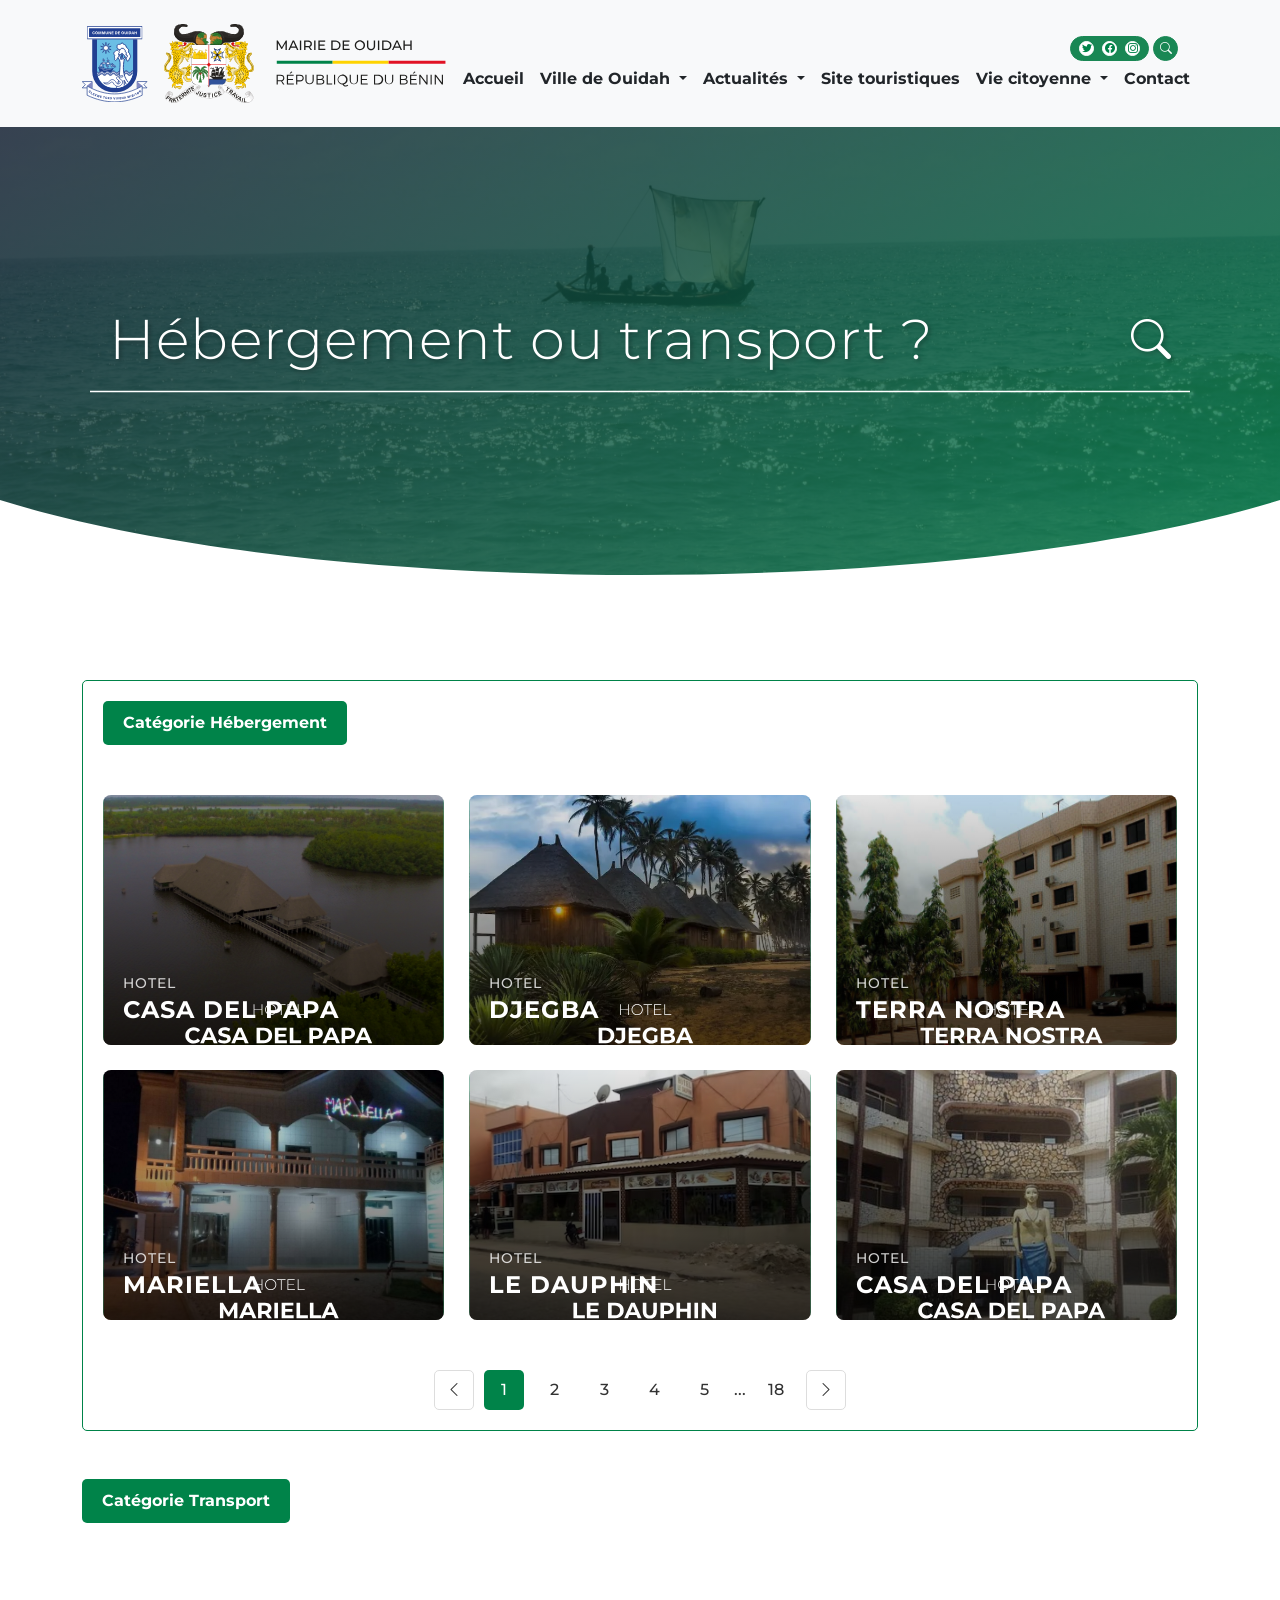
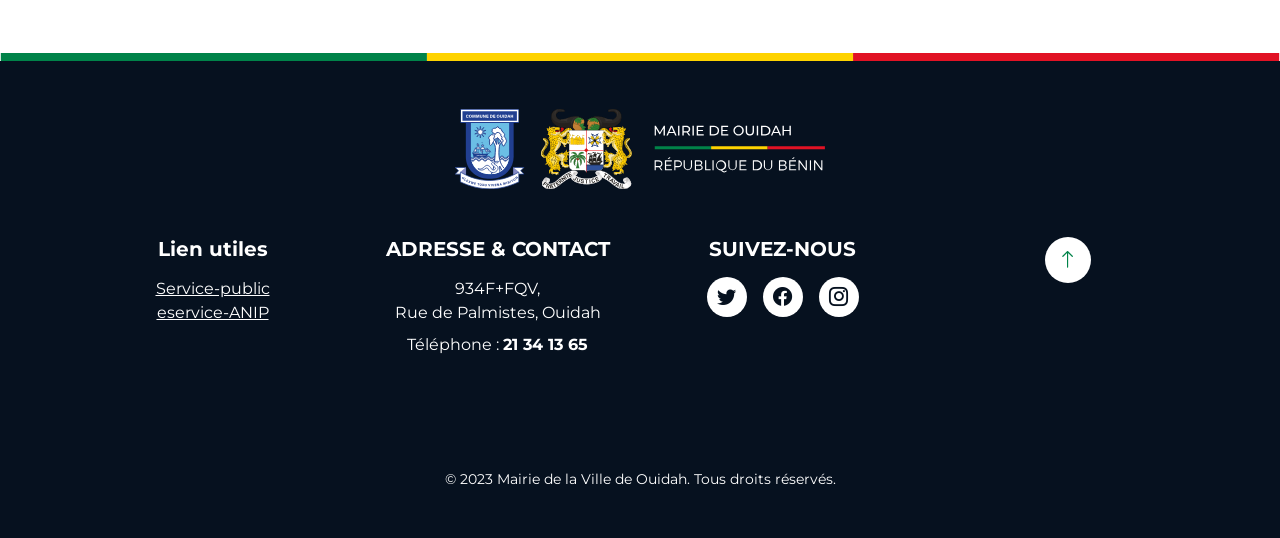
<file: hébergement.html>
<!DOCTYPE html>
<html lang="fr">

<head>
  <meta charset="UTF-8">
  <meta http-equiv="X-UA-Compatible" content="IE=edge">
  <meta name="viewport" content="width=device-width, initial-scale=1.0">
  <title>Site Touristiques - Mairie de Ouidah</title>
  <link href="https://cdn.jsdelivr.net/npm/bootstrap@5.0.2/dist/css/bootstrap.min.css" rel="stylesheet"
        integrity="sha384-EVSTQN3/azprG1Anm3QDgpJLIm9Nao0Yz1ztcQTwFspd3yD65VohhpuuCOmLASjC" crossorigin="anonymous">
  <link rel="stylesheet" href="https://cdn.jsdelivr.net/npm/bootstrap-icons@1.5.0/font/bootstrap-icons.css">
  <link href="https://fonts.googleapis.com/css2?family=Montserrat:wght@400;500;700&display=swap" rel="stylesheet">
  <link rel="stylesheet" href="./css/footer.css">
  <link rel="stylesheet" href="./css/navbar.css">
    <link rel="stylesheet" href="./css/hébergement.css">
</head>

<body>
    <!-- Header -->
    <div id="header"></div>

    <!-- Section1 -->
    <section class="services-banner d-flex align-items-center justify-content-center position-relative">
        <div class="container text-center" style="z-index: 1;">
            <div class="d-flex justify-content-center align-items-center mb-3 services-title-wrapper">
                <h1 class="text-white display-4 mb-0 me-md-5">Hébergement ou transport ?</h1>
                <a href="#">
                    <i class="bi bi-search services-search-icon"></i>
                </a>
            </div>
            <img src="./img/Line-services.svg" alt="séparateur" class="services-line mt-3">
        </div>

      
        <div class="hero-wave">
            <svg viewBox="0 0 1440 120" preserveAspectRatio="none">
                <path d="M0,0 C360,120 1080,120 1440,0 L1440,120 L0,120 Z"></path>
            </svg>
        </div>
    </section>  

    <!-- Hébergement Section -->
    <section class="hebergement-section">
    <div class="container">

        <div class="hebergement-wrapper">
        <div class="category-header">
            <button class="category-badge">Catégorie Hébergement</button>
        </div>

        <div class="hotels-grid">
            <div class="hotel-card">
                <img src="./img/hotel-casa-del-papa.svg" alt="Casa del Papa">
                <div class="hotel-overlay">
                    <h3>HOTEL</h3>
                    <h2>CASA DEL PAPA</h2>
                </div>
            </div>

            <div class="hotel-card">
                <img src="./img/hotel-djegba.svg" alt="Djegba">
                <div class="hotel-overlay">
                    <h3>HOTEL</h3>
                    <h2>DJEGBA</h2>
                </div>
            </div>

            <div class="hotel-card">
                <img src="./img/hotel-terra-nostra.svg" alt="Terra Nostra">
                <div class="hotel-overlay">
                    <h3>HOTEL</h3>
                    <h2>TERRA NOSTRA</h2>
                </div>
            </div>

            <div class="hotel-card">
                <img src="./img/hotel-mariella.svg" alt="Mariella">
                <div class="hotel-overlay">
                    <h3>HOTEL</h3>
                    <h2>MARIELLA</h2>
                </div>
            </div>

            <div class="hotel-card">
                <img src="./img/hotel-le-dauphin.svg" alt="Le Dauphin">
                <div class="hotel-overlay">
                    <h3>HOTEL</h3>
                    <h2>LE DAUPHIN</h2>
                </div>
            </div>

            <div class="hotel-card">
                <img src="./img/hotel-casa-del-papa-2.svg" alt="Casa del Papa">
                <div class="hotel-overlay">
                    <h3>HOTEL</h3>
                    <h2>CASA DEL PAPA</h2>
                </div>
            </div>
        </div>

        <!-- Pagination -->
        <div class="pagination-container">
            <a href="#" class="pagination-arrow"><i class="bi bi-chevron-left"></i></a>
            <a href="#" class="pagination-number active">1</a>
            <a href="#" class="pagination-number">2</a>
            <a href="#" class="pagination-number">3</a>
            <a href="#" class="pagination-number">4</a>
            <a href="#" class="pagination-number">5</a>
            <span class="pagination-dots">...</span>
            <a href="#" class="pagination-number">18</a>
            <a href="#" class="pagination-arrow"><i class="bi bi-chevron-right"></i></a>
        </div>
        </div>

        <div class="category-header mt-5">
            <button class="category-badge">Catégorie Transport</button>
        </div>
    </div>
    </section>


    <!-- Footer -->
  <div id="footer"></div>

  <script src="./js/include.js"></script>

  <script src="https://cdn.jsdelivr.net/npm/bootstrap@5.0.2/dist/js/bootstrap.bundle.min.js"
    integrity="sha384-MrcW6ZMFYlzcLA8Nl+NtUVF0sA7MsXsP1UyJoMp4YLEuNSfAP+JcXn/tWtIaxVXM"
    crossorigin="anonymous">
  </script>
  
</body>
</html>
</file>
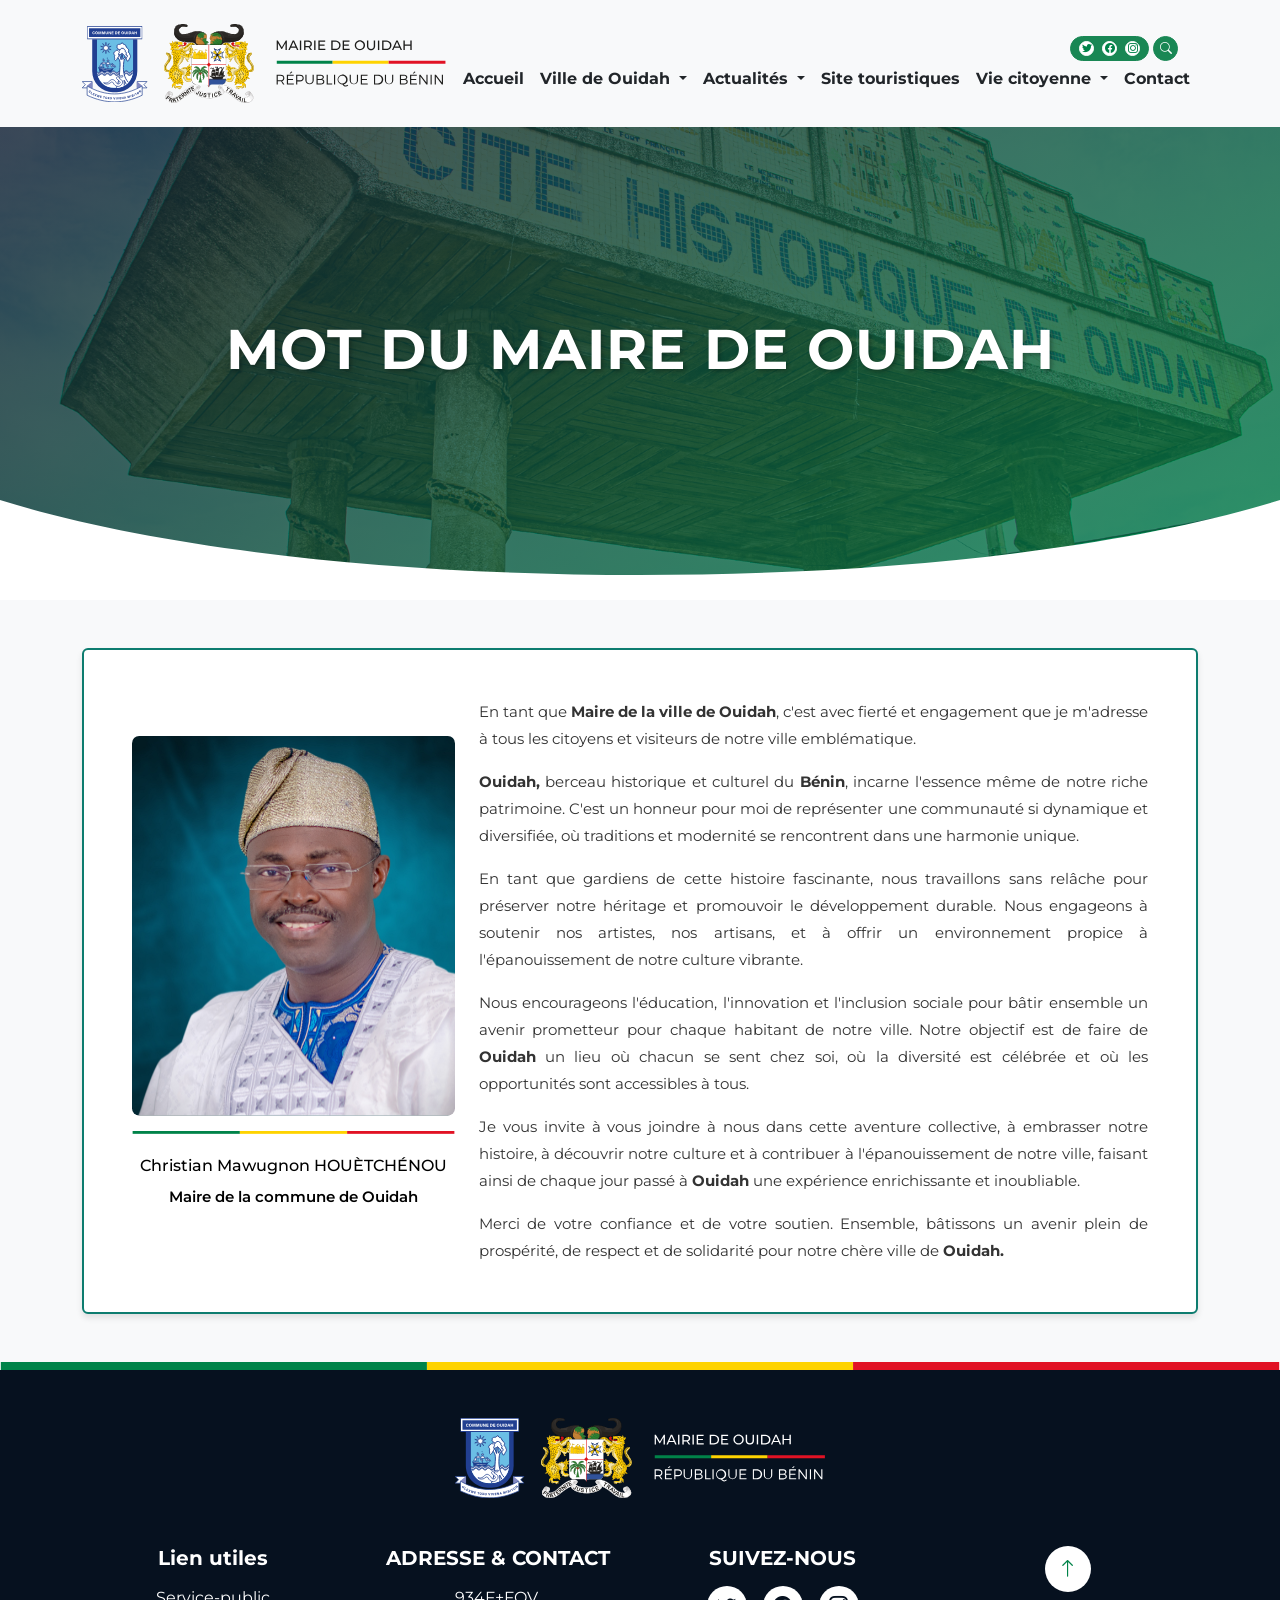
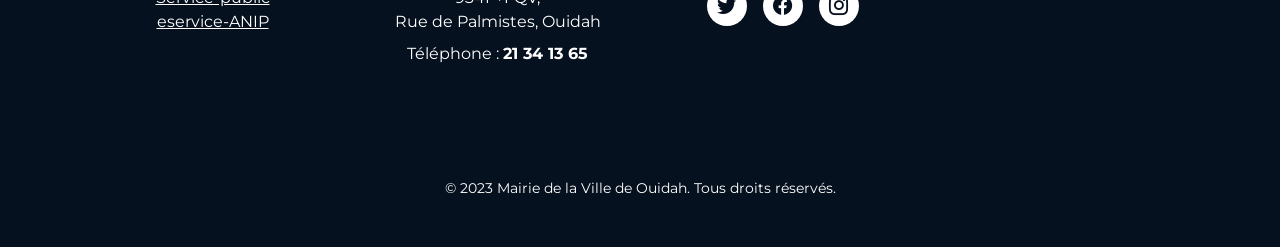
<file: ouidah.html>
<!DOCTYPE html>
<html lang="fr">

<head>
  <meta charset="UTF-8">
  <meta http-equiv="X-UA-Compatible" content="IE=edge">
  <meta name="viewport" content="width=device-width, initial-scale=1.0">
  <title>Ouidah - Mairie de Ouidah</title>
  <link href="https://cdn.jsdelivr.net/npm/bootstrap@5.0.2/dist/css/bootstrap.min.css" rel="stylesheet"
        integrity="sha384-EVSTQN3/azprG1Anm3QDgpJLIm9Nao0Yz1ztcQTwFspd3yD65VohhpuuCOmLASjC" crossorigin="anonymous">
  <link rel="stylesheet" href="https://cdn.jsdelivr.net/npm/bootstrap-icons@1.5.0/font/bootstrap-icons.css">
  <link href="https://fonts.googleapis.com/css2?family=Montserrat:wght@400;500;700&display=swap" rel="stylesheet">
  <link rel="stylesheet" href="./css/footer.css">
  <link rel="stylesheet" href="./css/navbar.css">
    <link rel="stylesheet" href="./css/ouidah.css">
</head>

<body>
    <!-- Header -->
    <div id="header"></div>

     <!-- Section1 -->
    <section class="services-banner d-flex align-items-center justify-content-center position-relative">
        <div class="container text-center" style="z-index: 1;">
            <h1 class="text-white display-4 fw-bold mb-0 text-uppercase">Mot du Maire de Ouidah</h1>
        </div>

      
        <div class="hero-wave">
            <svg viewBox="0 0 1440 120" preserveAspectRatio="none">
                <path d="M0,0 C360,120 1080,120 1440,0 L1440,120 L0,120 Z"></path>
            </svg>
        </div>
    </section>

    <!-- Section2 - Mot du Maire -->
    <section class="mayor-message py-5">
        <div class="container">
            <div class="message-card border rounded p-4 p-lg-5">
                <div class="row align-items-center">
                    <!-- Image -->
                    <div class="col-lg-4 mb-4 mb-lg-0 text-center">

                        <img src="./img/maire-commune.svg" alt="Christian Mawugnon HOUÈTCHÉNOU" class="img-fluid">

                        <img src="./img/bande-drapeau.svg" alt="Bande drapeau" class="img-fluid mt-2">

                        <h5 class="mt-3">
                            Christian Mawugnon HOUÈTCHÉNOU
                        </h5>

                        <p class="text-muted">
                            Maire de la commune de Ouidah
                        </p>

                    </div>

                    <!-- Texte -->
                    <div class="col-lg-8">
                        <p class="mb-3">
                            En tant que <strong>Maire de la ville de Ouidah</strong>, c'est avec fierté et engagement que je m'adresse à tous les citoyens et visiteurs de notre ville emblématique.
                        </p>

                        <p class="mb-3">
                            <strong>Ouidah,</strong> berceau historique et culturel du <strong>Bénin</strong>, incarne l'essence même de notre riche patrimoine. C'est un honneur pour moi de représenter une communauté si dynamique et diversifiée, où traditions et modernité se rencontrent dans une harmonie unique.
                        </p>

                        <p class="mb-3">
                            En tant que gardiens de cette histoire fascinante, nous travaillons sans relâche pour préserver notre héritage et promouvoir le développement durable. Nous engageons à soutenir nos artistes, nos artisans, et à offrir un environnement propice à l'épanouissement de notre culture vibrante.
                        </p>

                        <p class="mb-3">
                            Nous encourageons l'éducation, l'innovation et l'inclusion sociale pour bâtir ensemble un avenir prometteur pour chaque habitant de notre ville. Notre objectif est de faire de <strong>Ouidah</strong> un lieu où chacun se sent chez soi, où la diversité est célébrée et où les opportunités sont accessibles à tous.
                        </p>

                        <p class="mb-3">
                            Je vous invite à vous joindre à nous dans cette aventure collective, à embrasser notre histoire, à découvrir notre culture et à contribuer à l'épanouissement de notre ville, faisant ainsi de chaque jour passé à <strong>Ouidah</strong> une expérience enrichissante et inoubliable.
                        </p>

                        <p class="mb-0">
                            Merci de votre confiance et de votre soutien. Ensemble, bâtissons un avenir plein de prospérité, de respect et de solidarité pour notre chère ville de <strong>Ouidah.</strong>
                        </p>
                    </div>
                </div>
            </div>
        </div>
    </section>

    <!-- Footer -->
    <div id="footer"></div>

  <script src="./js/include.js"></script>

  <script src="https://cdn.jsdelivr.net/npm/bootstrap@5.0.2/dist/js/bootstrap.bundle.min.js"
    integrity="sha384-MrcW6ZMFYlzcLA8Nl+NtUVF0sA7MsXsP1UyJoMp4YLEuNSfAP+JcXn/tWtIaxVXM"
    crossorigin="anonymous">
  </script>
  
</body>
</html>
</file>
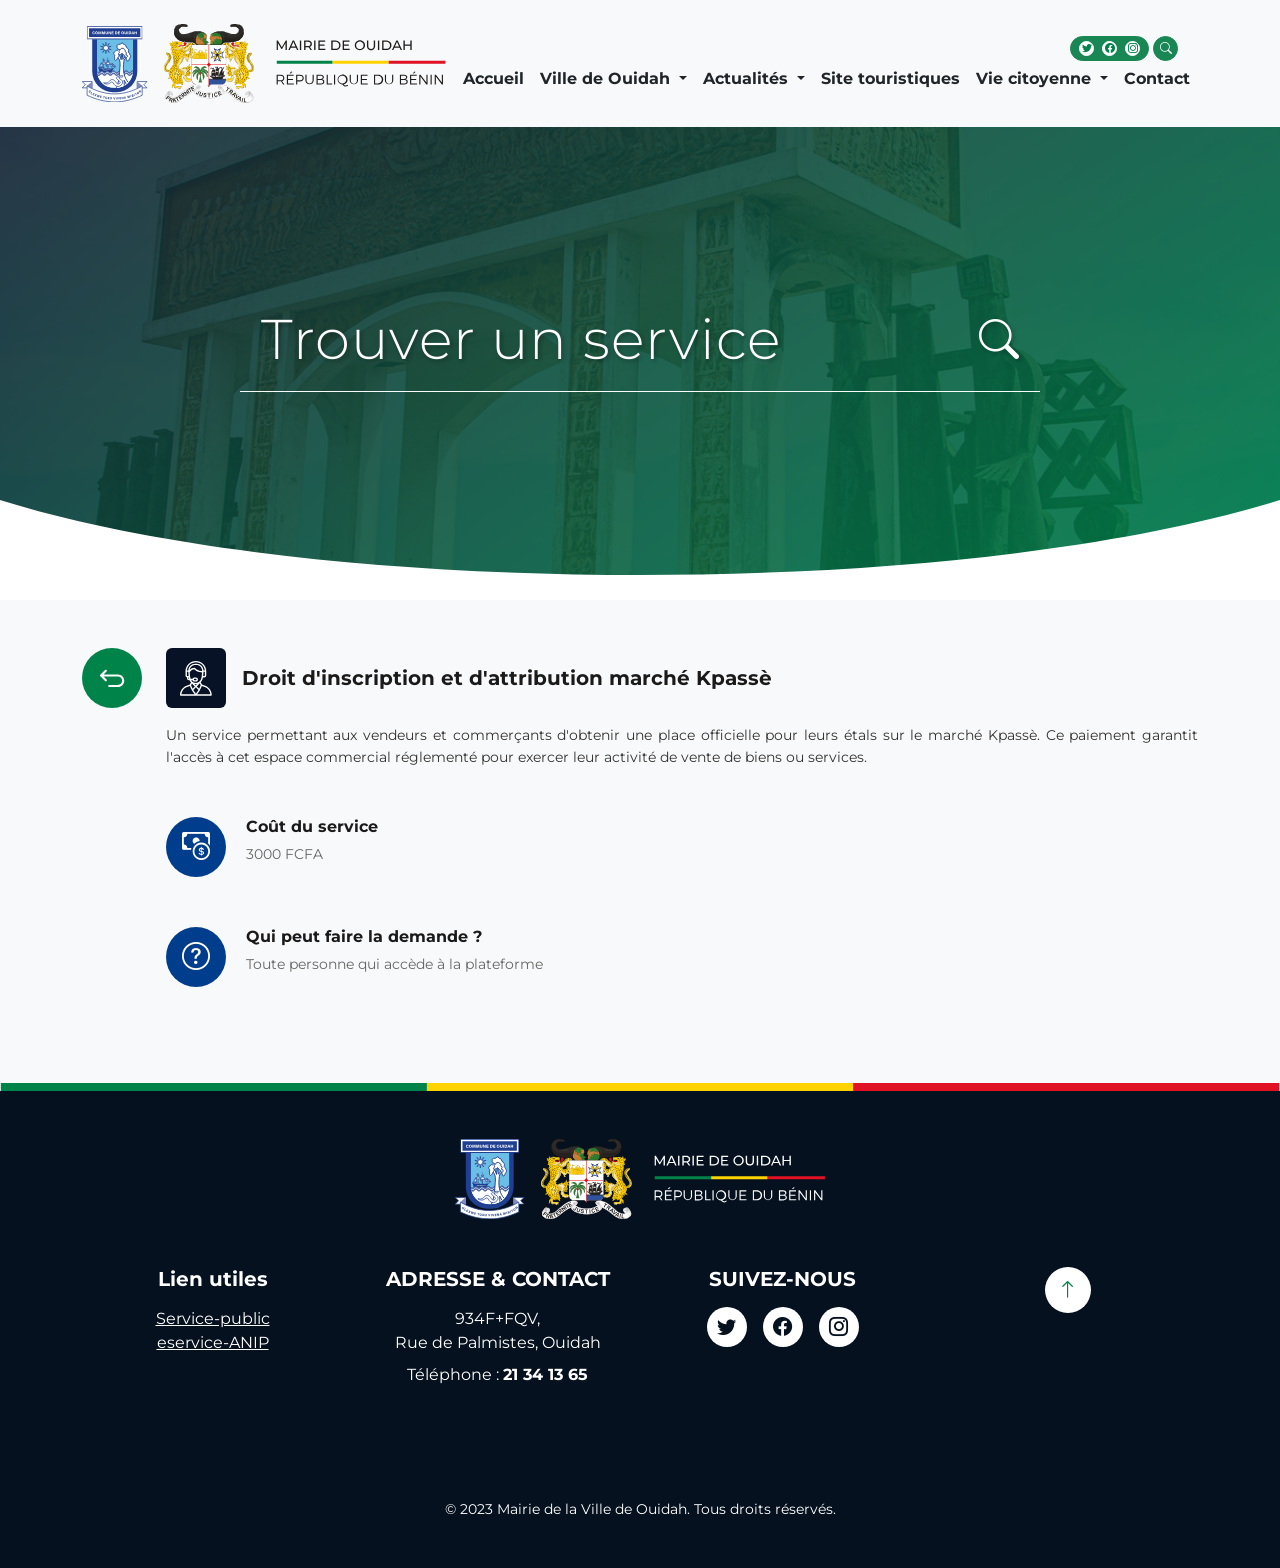
<file: services-details.html>
<!DOCTYPE html>
<html lang="fr">

<head>
  <meta charset="UTF-8">
  <meta http-equiv="X-UA-Compatible" content="IE=edge">
  <meta name="viewport" content="width=device-width, initial-scale=1.0">
  <title>Services Détails - Mairie de Ouidah</title>
  <link href="https://cdn.jsdelivr.net/npm/bootstrap@5.0.2/dist/css/bootstrap.min.css" rel="stylesheet"
        integrity="sha384-EVSTQN3/azprG1Anm3QDgpJLIm9Nao0Yz1ztcQTwFspd3yD65VohhpuuCOmLASjC" crossorigin="anonymous">
  <link rel="stylesheet" href="https://cdn.jsdelivr.net/npm/bootstrap-icons@1.5.0/font/bootstrap-icons.css">
  <link href="https://fonts.googleapis.com/css2?family=Montserrat:wght@400;500;700&display=swap" rel="stylesheet">
  <link rel="stylesheet" href="./css/footer.css">
  <link rel="stylesheet" href="./css/navbar.css">
  <link rel="stylesheet" href="./css/services.css">
  <link rel="stylesheet" href="./css/service-details.css">
</head>

<body>
    <!-- Header -->
    <div id="header"></div>

    <!-- Section1 -->
    <section class="services-banner d-flex align-items-center justify-content-center position-relative">
        <div class="container text-center" style="z-index: 1;">
            <div class="d-flex justify-content-center align-items-center mb-3 services-title-wrapper">
                <h1 class="text-white display-4 mb-0 me-5">Trouver un service</h1>
                <a href="#">
                    <i class="bi bi-search services-search-icon"></i>
                </a>
            </div>
            <img src="./img/Line-services.svg" alt="séparateur" class="services-line mt-3">
        </div>

      
        <div class="hero-wave">
            <svg viewBox="0 0 1440 120" preserveAspectRatio="none">
                <path d="M0,0 C360,120 1080,120 1440,0 L1440,120 L0,120 Z"></path>
            </svg>
        </div>
    </section>

    <!-- Section 2 -->
    <section class="service-details-section py-5">
        <div class="container">
            <div class="d-flex align-items-start mb-5">
                <a href="services.html" class="section-icon-wrapper text-decoration-none">
                    <img src="./img/retour.svg" alt="Retour" style="width: 25px; height: 25px;">
                </a>
                <div class="ms-4">
                    <div class="d-flex align-items-center mb-3">
                        <div class="service-thumb me-3" style="width: 60px; height: 60px; flex-shrink: 0;">
                            <img src="./img/droit-services.svg" alt="icône service" style="width: 35px; height: 35px;">
                        </div>
                        <h2 class="service-title mb-0 me-3">Droit d'inscription et d'attribution marché Kpassè</h2>
                    </div>
                    <p class="service-description">
                        Un service permettant aux vendeurs et commerçants d'obtenir une place officielle pour leurs étals sur le marché Kpassè. Ce paiement garantit l'accès à cet espace commercial réglementé pour exercer leur activité de vente de biens ou services.
                    </p>

                    <div class="details-wrapper mt-5">
                        <div class="service-detail-item">
                            <div class="detail-icon-blue">
                                <i class="bi bi-cash-coin"></i>
                            </div>
                            <div>
                                <h4 class="detail-title">Coût du service</h4>
                                <p class="detail-content">3000 FCFA</p>
                            </div>
                        </div>

                        <div class="service-detail-item">
                            <div class="detail-icon-blue">
                                <i class="bi bi-question-circle"></i>
                            </div>
                            <div>
                                <h4 class="detail-title">Qui peut faire la demande ?</h4>
                                <p class="detail-content">Toute personne qui accède à la plateforme</p>
                            </div>
                        </div>
                    </div>
                </div>
            </div>
        </div>
    </section>

  <!-- Footer -->
  <div id="footer"></div>

  <script src="./js/include.js"></script>

  <script src="https://cdn.jsdelivr.net/npm/bootstrap@5.0.2/dist/js/bootstrap.bundle.min.js"
    integrity="sha384-MrcW6ZMFYlzcLA8Nl+NtUVF0sA7MsXsP1UyJoMp4YLEuNSfAP+JcXn/tWtIaxVXM"
    crossorigin="anonymous">
  </script>
  
</body>
</html>
</file>
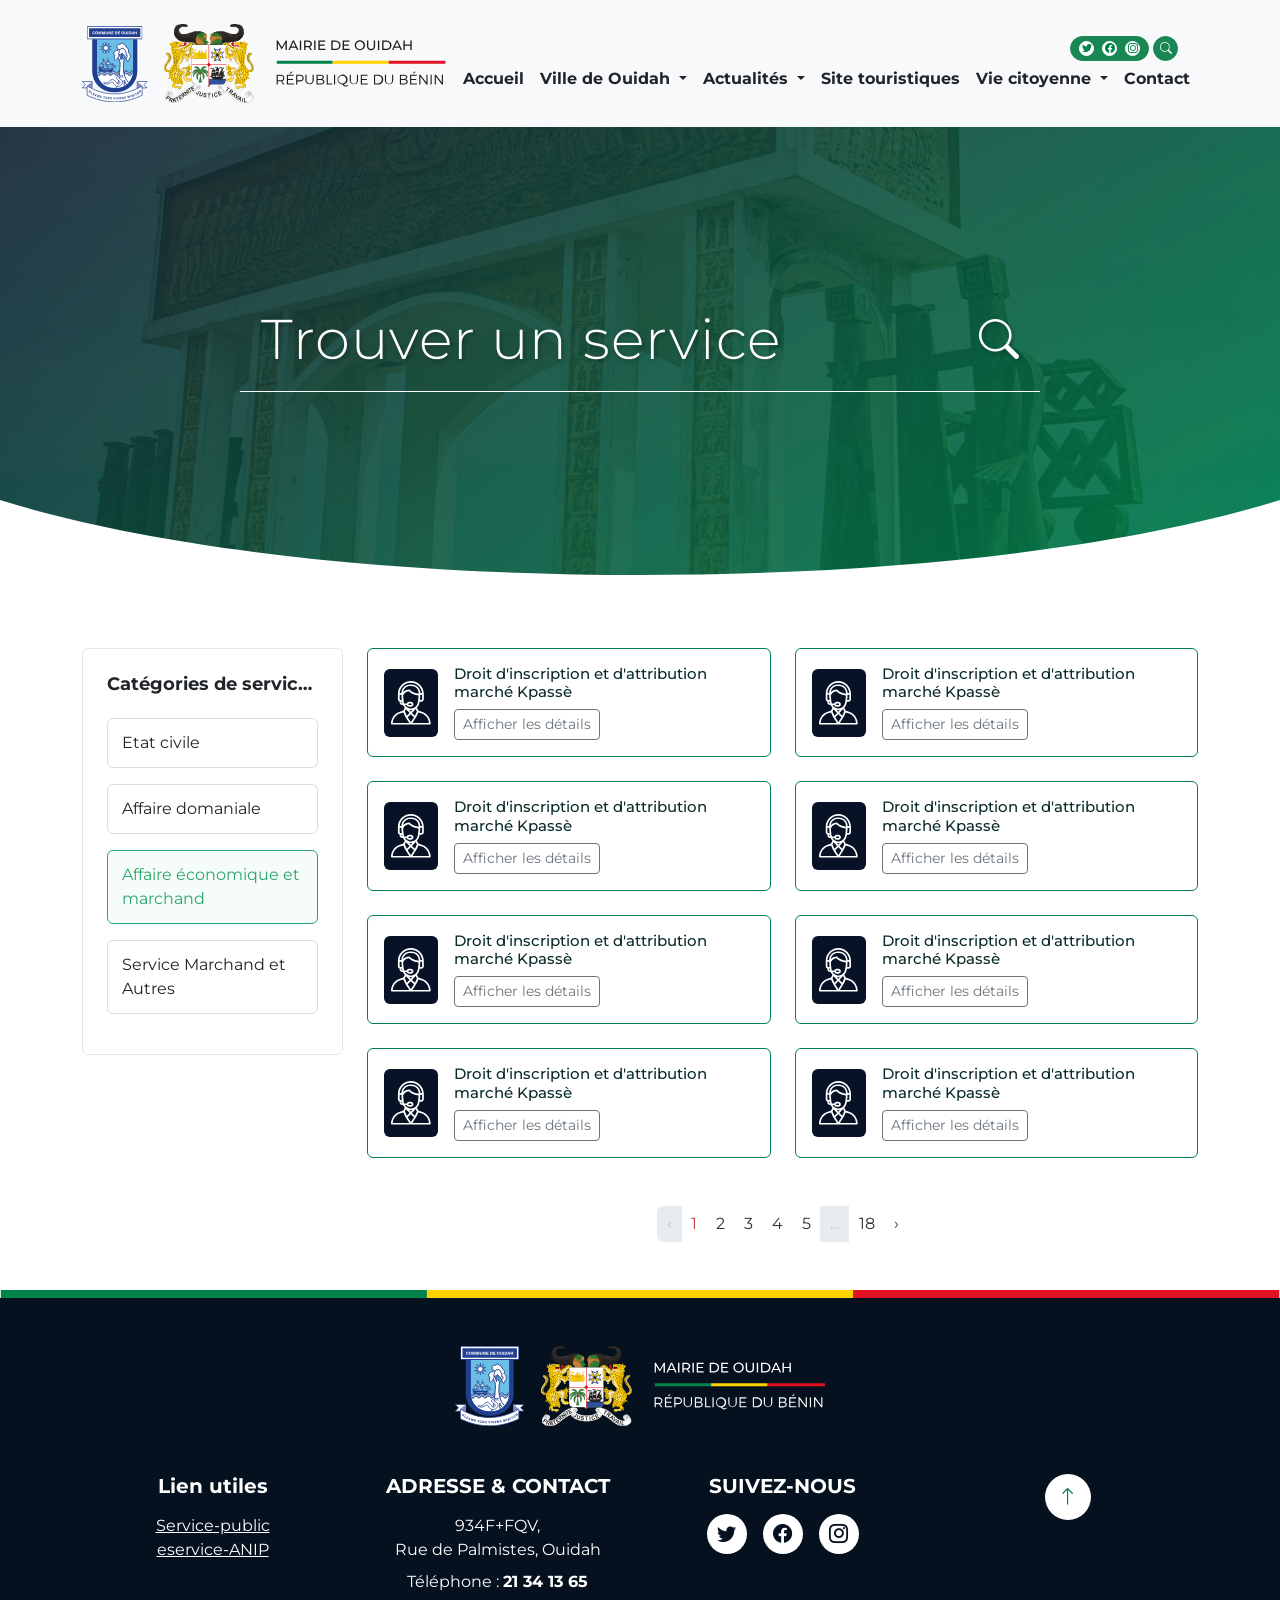
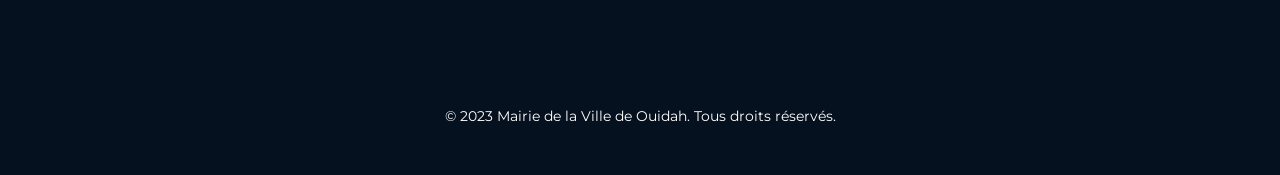
<file: services.html>
<!DOCTYPE html>
<html lang="fr">

<head>
  <meta charset="UTF-8">
  <meta http-equiv="X-UA-Compatible" content="IE=edge">
  <meta name="viewport" content="width=device-width, initial-scale=1.0">
  <title>Services - Mairie de Ouidah</title>
  <link href="https://cdn.jsdelivr.net/npm/bootstrap@5.0.2/dist/css/bootstrap.min.css" rel="stylesheet"
        integrity="sha384-EVSTQN3/azprG1Anm3QDgpJLIm9Nao0Yz1ztcQTwFspd3yD65VohhpuuCOmLASjC" crossorigin="anonymous">
  <link rel="stylesheet" href="https://cdn.jsdelivr.net/npm/bootstrap-icons@1.5.0/font/bootstrap-icons.css">
  <link href="https://fonts.googleapis.com/css2?family=Montserrat:wght@400;500;700&display=swap" rel="stylesheet">
  <link rel="stylesheet" href="./css/footer.css">
  <link rel="stylesheet" href="./css/navbar.css">
  <link rel="stylesheet" href="./css/services.css">
</head>

<body>
    <!-- Header -->
    <div id="header"></div>

    <!-- Section Services -->
    <section class="services-banner d-flex align-items-center justify-content-center position-relative">
        <div class="container text-center" style="z-index: 1;">
            <div class="d-flex justify-content-center align-items-center mb-3 services-title-wrapper">
                <h1 class="text-white display-4 mb-0 me-5">Trouver un service</h1>
                <a href="#">
                    <i class="bi bi-search services-search-icon"></i>
                </a>
            </div>
            <img src="./img/Line-services.svg" alt="séparateur" class="services-line mt-3">
        </div>

      
        <div class="hero-wave">
            <svg viewBox="0 0 1440 120" preserveAspectRatio="none">
                <path d="M0,0 C360,120 1080,120 1440,0 L1440,120 L0,120 Z"></path>
            </svg>
        </div>
    </section>

    <!-- Section2 -->
    <section class="services-list-section py-5">
        <div class="container">
            <div class="row">
                <!-- catégories -->
                <aside class="col-md-3 mb-4">
                    <div class="categories-box p-4">
                        <h4 class="mb-4">Catégories de services</h4>
                        <ul class="list-unstyled">
                            <li class="mb-3"><button class="category-btn">Etat civile</button></li>
                            <li class="mb-3"><button class="category-btn">Affaire domaniale</button></li>
                            <li class="mb-3"><button class="category-btn active">Affaire économique et marchand</button></li>
                            <li class="mb-3"><button class="category-btn">Service Marchand et Autres</button></li>
                        </ul>
                    </div>
                </aside>

                <!-- cartes -->
                <div class="col-md-9">
                    <div class="row g-4">
                        <div class="col-md-6">
                            <div class="service-card p-3 d-flex align-items-center">
                                <div class="service-thumb me-3">
                                    <img src="./img/droit-services.svg" alt="icône service" />
                                </div>
                                <div class="service-body">
                                    <h6 class="mb-2">Droit d'inscription et d'attribution marché Kpassè</h6>
                                    <a href="services-details.html" class="btn btn-outline-secondary btn-sm">Afficher les détails</a>
                                </div>
                            </div>
                        </div>

                        <div class="col-md-6">
                            <div class="service-card p-3 d-flex align-items-center">
                                <div class="service-thumb me-3">
                                    <img src="./img/droit-services.svg" alt="icône service" />
                                </div>
                                <div class="service-body">
                                    <h6 class="mb-2">Droit d'inscription et d'attribution marché Kpassè</h6>
                                    <a href="services-details.html" class="btn btn-outline-secondary btn-sm">Afficher les détails</a>
                                </div>
                            </div>
                        </div>

                        <div class="col-md-6">
                            <div class="service-card p-3 d-flex align-items-center">
                                <div class="service-thumb me-3">
                                    <img src="./img/droit-services.svg" alt="icône service" />
                                </div>
                                <div class="service-body">
                                    <h6 class="mb-2">Droit d'inscription et d'attribution marché Kpassè</h6>
                                    <a href="services-details.html" class="btn btn-outline-secondary btn-sm">Afficher les détails</a>
                                </div>
                            </div>
                        </div>

                        <div class="col-md-6">
                            <div class="service-card p-3 d-flex align-items-center">
                                <div class="service-thumb me-3">
                                    <img src="./img/droit-services.svg" alt="icône service" />
                                </div>
                                <div class="service-body">
                                    <h6 class="mb-2">Droit d'inscription et d'attribution marché Kpassè</h6>
                                    <a href="services-details.html" class="btn btn-outline-secondary btn-sm">Afficher les détails</a>
                                </div>
                            </div>
                        </div>

                        <div class="col-md-6">
                            <div class="service-card p-3 d-flex align-items-center">
                                <div class="service-thumb me-3">
                                    <img src="./img/droit-services.svg" alt="icône service" />
                                </div>
                                <div class="service-body">
                                    <h6 class="mb-2">Droit d'inscription et d'attribution marché Kpassè</h6>
                                    <a href="services-details.html" class="btn btn-outline-secondary btn-sm">Afficher les détails</a>
                                </div>
                            </div>
                        </div>

                        <div class="col-md-6">
                            <div class="service-card p-3 d-flex align-items-center">
                                <div class="service-thumb me-3">
                                    <img src="./img/droit-services.svg" alt="icône service" />
                                </div>
                                <div class="service-body">
                                    <h6 class="mb-2">Droit d'inscription et d'attribution marché Kpassè</h6>
                                    <a href="services-details.html" class="btn btn-outline-secondary btn-sm">Afficher les détails</a>
                                </div>
                            </div>
                        </div>

                        <div class="col-md-6">
                            <div class="service-card p-3 d-flex align-items-center">
                                <div class="service-thumb me-3">
                                    <img src="./img/droit-services.svg" alt="icône service" />
                                </div>
                                <div class="service-body">
                                    <h6 class="mb-2">Droit d'inscription et d'attribution marché Kpassè</h6>
                                    <a href="services-details.html" class="btn btn-outline-secondary btn-sm">Afficher les détails</a>
                                </div>
                            </div>
                        </div>

                        <div class="col-md-6">
                            <div class="service-card p-3 d-flex align-items-center">
                                <div class="service-thumb me-3">
                                    <img src="./img/droit-services.svg" alt="icône service" />
                                </div>
                                <div class="service-body">
                                    <h6 class="mb-2">Droit d'inscription et d'attribution marché Kpassè</h6>
                                    <a href="services-details.html" class="btn btn-outline-secondary btn-sm">Afficher les détails</a>
                                </div>
                            </div>
                        </div>

                        <div class="col-12">
                            <nav aria-label="Pagination" class="mt-4">
                                <ul class="pagination justify-content-center mb-0">
                                    <li class="page-item disabled"><a class="page-link" href="#">‹</a></li>
                                    <li class="page-item active"><a class="page-link" href="#">1</a></li>
                                    <li class="page-item"><a class="page-link" href="#">2</a></li>
                                    <li class="page-item"><a class="page-link" href="#">3</a></li>
                                    <li class="page-item"><a class="page-link" href="#">4</a></li>
                                    <li class="page-item"><a class="page-link" href="#">5</a></li>
                                    <li class="page-item disabled"><a class="page-link" href="#">…</a></li>
                                    <li class="page-item"><a class="page-link" href="#">18</a></li>
                                    <li class="page-item"><a class="page-link" href="#">›</a></li>
                                </ul>
                            </nav>
                        </div>
                    </div>
                </div>
            </div>
        </div>
    </section>


  <!-- Footer -->
  <div id="footer"></div>

  <script src="./js/include.js"></script>

  <script src="https://cdn.jsdelivr.net/npm/bootstrap@5.0.2/dist/js/bootstrap.bundle.min.js"
    integrity="sha384-MrcW6ZMFYlzcLA8Nl+NtUVF0sA7MsXsP1UyJoMp4YLEuNSfAP+JcXn/tWtIaxVXM"
    crossorigin="anonymous">
  </script>
  
</body>
</html>
</file>
<file: css/footer.css>
body {
  font-family: 'Montserrat', sans-serif;
}

/* Footer */
.footer-header-banner {
  width: 100%;
  height: 8px;
  overflow: hidden;
  display: block;
}

.banner-image {
  width: 100%;
  height: 100%;
  object-fit: cover;
  display: block;
}

.footer-content {
  background-color: #06111F !important;
  text-align: center;
}

.footer-content .row {
  justify-content: center;
}

.footer-content .col-md-4,
.footer-content .col-md-3 {
  display: flex;
  flex-direction: column;
  align-items: center;
}

.footer-content .col-md-4 ul {
  padding: 0;
  margin: 0;
}

.footer-content .col-md-4 ul li {
  margin-bottom: 0.5rem;
}

.footer-content .col-md-4 p {
  margin-bottom: 0.5rem;
}

.footer-link {
  color: #ffffff;
  text-decoration: none;
  transition: color 0.3s ease;
}

.footer-link:hover {
  color: #008349;
  text-decoration: underline;
}

.social-icon {
  display: inline-flex;
  align-items: center;
  justify-content: center;
  width: 40px;
  height: 40px;
  background-color: #ffffff;
  border-radius: 50%;
  color: #06111F;
  text-decoration: none;
  transition: all 0.3s ease;
}

.social-icon:hover {
  background-color: #008349;
  color: #ffffff;
}

.back-to-top {
  width: 46px;
  height: 46px;
  background-color: #ffffff;
  color: #008349;
  border-radius: 50%;
}

.back-to-top:hover {
  background-color: #008349;
  color: #ffffff;
}

.social-icon i {
  font-size: 1.2rem;
}

@media (max-width: 767.98px) {
  .footer-content {
    text-align: center;
  }
  
  .footer-content .col-md-4 {
    margin-bottom: 2rem;
  }
  
  .social-icon {
    display: inline-flex;
  }
}
</file>
<file: css/navbar.css>
body {
  font-family: 'Montserrat', sans-serif;
}

/* Navbar */

.navbar .nav-link:hover{
  text-decoration: underline;
  text-decoration-color: #008349;
  text-underline-offset: 4px;
}

.nav-item.dropdown:hover .dropdown-menu {
  display: block;
  margin-top: 0;
}


.service-search {
  position: relative;
  max-width: 760px;
  margin: 0 auto;
}

.service-search input {
  width: 100%;
  border-radius: 50px;
  padding: 1.2rem 4.5rem 1.2rem 1.6rem;
  border: none;
  background: rgba(255, 255, 255, 0.95);
  color: #062b16;
  box-shadow: 0 20px 50px rgba(0, 0, 0, 0.08);
}

.service-search input::placeholder {
  color: #607d73;
}

.service-search-btn {
  position: absolute;
  top: 50%;
  right: 0.5rem;
  transform: translateY(-50%);
  width: 56px;
  height: 56px;
  border-radius: 50%;
  border: none;
  background-color: #ffffff;
  color: #008349;
  display: inline-flex;
  align-items: center;
  justify-content: center;
  box-shadow: 0 12px 24px rgba(0, 0, 0, 0.12);
}

.service-search-btn:hover {
  background-color: #008349;
  color: #ffffff;
}

/* Desktop */
@media (min-width: 992px) {
  .navbar-nav {
    margin-top: -80px;
  }
}

@media (max-width: 991.98px) {
  .navbar-collapse {
    background: white;
    padding: 15px;
    position: absolute;
    top: 100%;
    left: 0;
    right: 0;
    z-index: 9999;
    box-shadow: 0 10px 20px rgba(26, 6, 200, 0.1);
  }
}


@media (min-width: 768px) and (max-width: 991.98px) {
  h2 {
    font-size: 1.5rem;
  }
}
</file>
<file: css/contact.css>
.contact-section {
  background: linear-gradient(rgba(0, 0, 0, 0.5), rgba(0, 0, 0, 0.5)), url('../img/contact-bg.svg') center/cover;
  background-attachment: scroll;
  margin-top: 100px;
  padding: 220px 20px;
  display: flex;
  align-items: center;
  justify-content: center;
}

.contact-container {
  max-width: 1200px;
  width: 100%;
}

.contact-title {
  font-size: 3rem;
  font-weight: 700;
  color: white;
  text-align: center;
  margin-bottom: 15px;
  letter-spacing: 2px;
}

.contact-subtitle {
  font-size: 1rem;
  color: rgba(255, 255, 255, 0.9);
  text-align: center;
  margin-bottom: 50px;
  font-weight: 500;
}


/* .contact-content {
  display: grid;
  grid-template-columns: 1fr 1fr;
  gap: 30px;
  margin-bottom: 50px;
  align-items: center;
} */

.contact-content {
  display: grid;
  grid-template-columns: 1fr 1fr;
  gap: 30px;
}


.contact-info {
  background: #06111F;
  padding: 40px;
  border-radius: 15px;
  color: white;
  box-shadow: 0 10px 30px rgba(0, 0, 0, 0.3);
  display: flex;
  flex-direction: column;
  overflow: hidden;
  position: relative;
  min-height: 550px;
}

.contact-card {
  background-color: #ffffff;
  border: 2px solid #ffffff;
  border-radius: 15px;
  padding: 30px;
  box-shadow: 0 10px 30px rgba(0,0,0,0.15);
  margin-top: 40px;
}

.info-title {
  font-size: 1.5rem;
  font-weight: 700;
  margin-bottom: 0;
}

.info-item {
  display: flex;
  align-items: center;
  margin-bottom: 25px;
  font-size: 0.95rem;
}

.contact-info .info-item:first-of-type {
  margin-top: 100px;
}

.contact-info .info-item:last-of-type {
  margin-bottom: auto;
}

.info-item i {
  font-size: 1.5rem;
  margin-right: 15px;
  min-width: 25px;
  color: #FFFFFF;
}

.info-item span {
  line-height: 1.5;
}


.social-links {
  display: flex;
  gap: 15px;
  margin-top: auto;
}

.social-icon {
  width: 45px;
  height: 45px;
  display: flex;
  align-items: center;
  justify-content: center;
  border-radius: 50%;
  background-color: #008349;
  color: black;
  border: 2px solid #008349;
  transition: all 0.3s ease;
  font-size: 1.2rem;
}

.social-icon:hover {
  transform: translateY(-5px);
  box-shadow: 0 5px 15px rgba(0, 0, 0, 0.2);
}

.demi-disque-img {
  position: absolute;
  bottom: 0;
  right: 0;
  width: 100px; 
  height: auto;
  pointer-events: none;
}

.disque-img {
  position: absolute;
  bottom: 20px;
  right: 15px;
  width: 150px;
  height: auto;
  pointer-events: none;
}

.contact-form {
  background: white;
  padding: 40px;
  border-radius: 15px;
  box-shadow: 0 10px 30px rgba(0, 0, 0, 0.2);
}

.form-row {
  display: grid;
  grid-template-columns: 1fr 1fr;
  gap: 20px;
  margin-bottom: 20px;
}

.form-group {
  display: flex;
  flex-direction: column;
}

.form-group.full-width {
  grid-column: 1 / -1;
}

.form-group label {
  font-size: 0.9rem;
  font-weight: 600;
  color: #333;
  margin-bottom: 8px;
  text-transform: capitalize;
}

.form-group input,
.form-group textarea {
  padding: 12px 15px;
  border: 1px solid #e0e0e0;
  border-radius: 8px;
  font-family: 'Montserrat', sans-serif;
  font-size: 0.95rem;
  transition: border-color 0.3s ease, box-shadow 0.3s ease;
  background-color: #f9f9f9;
}

.form-group input:focus,
.form-group textarea:focus {
  outline: none;
  border-color: #0a3a5a;
  box-shadow: 0 0 8px rgba(10, 58, 90, 0.1);
  background-color: white;
}

.form-group textarea {
  resize: vertical;
  min-height: 120px;
}

.form-group textarea::placeholder {
  color: #999;
}

.form-group input::placeholder {
  color: #999;
}


.btn-submit {
  background: #011C2A;
  color: white;
  padding: 12px 40px;
  border: none;
  border-radius: 8px;
  font-size: 1rem;
  font-weight: 600;
  cursor: pointer;
  transition: all 0.3s ease;
  text-transform: uppercase;
  letter-spacing: 1px;
  width: 100%;
  margin-top: 15px;
}

.btn-submit:hover {
  transform: translateY(-2px);
  box-shadow: 0 8px 20px rgba(10, 58, 90, 0.3);
}

.btn-submit:active {
  transform: translateY(0);
}


.map-container {
  overflow: hidden;
  width: 100%;
}

.map-container iframe {
  width: 100%;
  display: block;
}


@media (max-width: 768px) {
  .contact-title {
    font-size: 2rem;
  }

  .contact-subtitle {
    font-size: 0.9rem;
  }

  .contact-content {
    grid-template-columns: 1fr;
    gap: 20px;
  }

  .form-row {
    grid-template-columns: 1fr;
  }

  .contact-info {
    padding: 30px;
  }

  .contact-form {
    padding: 30px;
  }

  .contact-section {
    margin-top: 100px;
    padding: 0; 
  }
  .contact-container {
    padding: 140px 15px 80px;
  }
}

@media (max-width: 480px) {
  .contact-title {
    font-size: 1.5rem;
  }

  .contact-subtitle {
    font-size: 0.85rem;
    margin-bottom: 30px;
  }

  .info-title {
    font-size: 1.2rem;
  }

  .contact-info,
  .contact-form {
    padding: 20px;
  }

  .form-group input,
  .form-group textarea {
    font-size: 16px; 
  }

  .btn-submit {
    padding: 10px 20px;
    font-size: 0.9rem;
  }

  .map-container {
    margin-top: 20px;
  }
  .contact-container {
    padding: 100px 15px 40px;
  }

  .map-container img {
    height: 300px !important;
  }
}
</file>
<file: css/services.css>
body {
  font-family: 'Montserrat', sans-serif;
}

.services-banner {
    background: url('../img/services-back1.png');
    background-size: cover;
    background-position: center;
    height: 500px; 
    margin-top: 100px;
    width: 100%;
    position: relative;
    overflow: hidden;
}

.services-banner h1 {
    text-shadow: 2px 2px 4px rgba(0, 0, 0, 0.3);
    letter-spacing: 1px;
}

.services-search-icon {
    font-size: 2.5rem;
    color: #FFFFFF;
    text-shadow: 2px 2px 4px rgba(0, 0, 0, 0.3);
    transition: all 0.3s ease;
}

.services-search-icon:hover {
    color: #008349; 
    transform: scale(1.1);
}

.services-title-wrapper {
    gap: 150px; 
}

.services-line {
    max-width: 800px;
    width: 100%;
    height: 5px;
    display: block;
    margin: 0 auto;
}

.hero-wave {
    position: absolute;
    bottom: 0;
    left: 0;
    width: 100%;
    line-height: 0;
}

.hero-wave svg {
    display: block;
    width: 100%;
    height: 100px;
}

.hero-wave path {
    fill: #ffffff;
}

/* section2*/
.services-list-section {
    background: #ffffff;
}

.categories-box {
    border: 1px solid #e6e6e6;
    border-radius: 6px;
    background: #fff;
}

.categories-box h4 {
    white-space: nowrap; 
    overflow: hidden;
    text-overflow: ellipsis;
    font-size: 1.1rem;
}

.categories-box h4 {
    font-weight: 700;
}

.category-btn {
    width: 100%;
    text-align: left;
    padding: 12px 14px;
    border: 1px solid #dcdcdc;
    border-radius: 6px;
    background: transparent;
    color: #222;
    transition: all 0.3s ease;
    cursor: pointer;
}

.category-btn:hover {
    border-color: #008349;
    color: #008349;
    background: rgba(0, 131, 73, 0.05);
}

.category-btn.active {
    border-color: #2aa66a;
    color: #2aa66a;
    background: rgba(42,166,106,0.04);
}

.service-card {
    border: 1px solid #008349;
    border-radius: 6px;
    background: #fff;
}

.service-thumb {
    width: 68px;
    height: 68px;
    display: flex;
    align-items: center;
    justify-content: center;
    background: #071226;
    border-radius: 6px;
}

.service-thumb img {
    width: 44px;
    height: 44px;
    object-fit: contain;
}

.service-body h6 {
    font-size: 0.95rem;
    margin: 0;
    color: #0b2b2b;
}

.pagination .page-item .page-link {
    border: none;
    color: #333;
    padding: 6px 10px;
}

.pagination .page-item.active .page-link {
    background: transparent;
    color: #d23b3b;
    border: none;
}

.pagination .page-item.disabled .page-link {
    color: #bdbdbd;
}

@media (max-width: 767.98px) {
    .services-banner h1 {
        font-size: 1.5rem;
    }
}

@media (min-width: 768px) and (max-width: 991.98px) {
    .services-list-section .row aside.col-md-3,
    .services-list-section .row .col-md-9 {
        flex: 0 0 auto;
        width: 100%;
    }
    .services-list-section .row aside.col-md-3 {
        margin-bottom: 1.5rem; 
    }
}
</file>
<file: css/event.css>
.photo-gallery {
    padding-top: 80px;
    margin-top: 200px;
}

.gallery-header {
    text-align: left;
}

.gallery-title {
    font-size: 2.5rem;
    font-weight: 400;
    line-height: 1.3;
    margin-bottom: 1.5rem;
}

.title-normal {
    display: block;
    color: #333;
}

.title-highlight {
    display: block;
    color: #008349;
    font-weight: 700;
    font-size: 3rem;
    margin-bottom: 1rem;
}

.gallery-description {
    color: #666;
    font-size: 1rem;
    line-height: 1.6;
    max-width: 500px;
}


.gallery-grid {
    display: grid;
    grid-template-columns: repeat(4, 1fr);
    grid-auto-rows: 250px;
    gap: 1rem;
}

.gallery-grid {
    margin-top: -350px;
}


.image1 {
    grid-column: 4;
    grid-row: 1;
}


.image2 {
    grid-column: 4;
    grid-row: 2;
}


.image3 {
    grid-column: 4;
    grid-row: 3;
}


.image4 {
    grid-column: 3 / 5;
    grid-row: 4;
}


.image5 {
    grid-column: 2;
    grid-row: 4;
}

.image6 {
    grid-column: 1;
    grid-row: 4;
}


.image7 {
    grid-column: 3;
    grid-row: 2 / 4;
}

.image8 {
    grid-column: 2;
    grid-row: 3;
}

.gallery-item {
    position: relative;
    overflow: hidden;
    border-radius: 8px;
    box-shadow: 0 2px 8px rgba(0, 0, 0, 0.1);
    cursor: pointer;
}


.gallery-item img {
    width: 100%;
    height: 100%;
    object-fit: cover;
}



@media (max-width: 768px) {
    .gallery-grid {
        grid-template-columns: 1fr;
        grid-auto-rows: 250px;
        gap: 1rem;
        margin-top: 2rem;
    }

    .image1, .image2, .image3, .image4, .image5, .image6, .image7, .image8 {
        grid-column: auto !important;
        grid-row: auto !important;
    }

    .gallery-title {
        font-size: 1.8rem;
    }

    .title-highlight {
        font-size: 2rem;
    }
}


.categories-title {
    font-size: 2rem;
    color: #0d7c6f;
    font-weight: 700;
    text-transform: capitalize;
    letter-spacing: 0.5px;
}


.category-card {
    position: relative;
    overflow: hidden;
    border-radius: 8px;
    height: 300px;
    box-shadow: 0 4px 12px rgba(0, 0, 0, 0.1);
    cursor: pointer;
    transition: transform 0.3s ease;
}


.category-card img {
    width: 100%;
    height: 100%;
    object-fit: cover;
    transition: transform 0.3s ease;
}


.category-overlay {
    position: absolute;
    top: 0;
    left: 0;
    right: 0;
    bottom: 0;
    display: flex;
    justify-content: center;
    align-items: flex-end;
    padding-bottom: 40px;
}

.category-text {
    color: #fff;
    font-size: 1.25rem;
    font-weight: 600;
    text-align: center;
    margin: 0;
    padding: 1rem;
}


@media (max-width: 768px) {
    .category-card {
        height: 250px;
    }

    .categories-title {
        font-size: 1.5rem;
    }

    .category-text {
        font-size: 1rem;
    }
}
</file>
<file: css/histoire-ouidah.css>
.services-banner {
    background: url('../img/ouidah.svg');
    background-size: cover;
    background-position: center;
    height: 500px; 
    margin-top: 100px;
    width: 100%;
    position: relative;
    overflow: hidden;
}

.services-banner h1 {
    text-shadow: 2px 2px 4px rgba(0, 0, 0, 0.3);
    letter-spacing: 1px;
}

.hero-wave {
    position: absolute;
    bottom: 0;
    left: 0;
    width: 100%;
    line-height: 0;
}

.hero-wave svg {
    display: block;
    width: 100%;
    height: 100px;
}

.hero-wave path {
    fill: #ffffff;
}

/* Sections */
.histoire-section {
    background-color: #fff;
}

.histoire-section.bg-light {
    background-color: #f8f9fa;
}

.section-title {
    color: #0d7c6f;
    font-weight: 700;
    font-size: 1.5rem;
    text-transform: uppercase;
    letter-spacing: 1px;
    padding-bottom: 0.5rem;
    display: inline-block;
}

.histoire-section p {
    line-height: 1.8;
    color: #333;
    text-align: justify;
    font-size: 15px;
}

.histoire-section strong {
    font-weight: 600;
}

.histoire-img {
    border: 2px solid #e0e0e0;
    transform: translateX(-25px);
}

.histoire-banner {
    max-height: 400px;
    overflow: hidden;
    border-radius: 8px;
    box-shadow: 0 4px 8px rgba(0, 0, 0, 0.15);
}
</file>
<file: css/hébergement.css>
body {
  font-family: 'Montserrat', sans-serif;
}

.services-banner {
    background: url('../img/hébergement.svg');
    background-size: cover;
    background-position: center;
    height: 500px; 
    margin-top: 100px;
    width: 100%;
    position: relative;
    overflow: hidden;
}

.services-banner h1 {
    text-shadow: 2px 2px 4px rgba(0, 0, 0, 0.3);
    letter-spacing: 1px;
}

.services-search-icon {
    font-size: 2.5rem;
    color: #FFFFFF;
    text-shadow: 2px 2px 4px rgba(0, 0, 0, 0.3);
    transition: all 0.3s ease;
}

.services-search-icon:hover {
    color: #008349; 
    transform: scale(1.1);
}

.services-title-wrapper {
    gap: 150px; 
}

.services-line {
    max-width: 1100px;
    width: 100%;
    height: 5px;
    display: block;
    margin: 0 auto;
}

.hero-wave {
    position: absolute;
    bottom: 0;
    left: 0;
    width: 100%;
    line-height: 0;
}

.hero-wave svg {
    display: block;
    width: 100%;
    height: 100px;
}

.hero-wave path {
    fill: #ffffff;
}

/* Hébergement Section */
.hebergement-section {
    padding: 80px 20px;
}

.hebergement-wrapper {
  border: 1px solid #008349;  
  border-radius: 05px;       
  padding: 20px;              
  margin-bottom: 40px;       
}


.category-header {
    margin-bottom: 50px;
}

.category-badge {
    display: inline-block;
    background-color: #008349;
    color: white;
    padding: 10px 20px;
    border-radius: 5px;
    font-weight: 700;
    font-size: 1rem;
    text-transform: capitalize;
    border: none;
    cursor: pointer;
    font-family: inherit;
    transition: all 0.3s ease;
}

.category-badge:hover {
    background-color: #006b3a;
    transform: scale(1.05);
}


.hotels-grid {
    display: grid;
    grid-template-columns: repeat(3, 1fr);
    gap: 25px;
    margin-bottom: 50px;
}

.hotel-card {
    position: relative;
    overflow: hidden;
    border-radius: 8px;
    height: 250px;
    cursor: pointer;
    transition: all 0.3s ease;
}

.hotel-card:hover {
    transform: translateY(-5px);
}

.hotel-card img {
    width: 100%;
    height: 100%;
    object-fit: cover;
    transition: transform 0.3s ease;
}

.hotel-card:hover img {
    transform: scale(1.05);
}

.hotel-overlay {
    position: absolute;
    bottom: 0;
    left: 0;
    right: 0;
    background: none;
    color: white;
    padding: 20px;
    display: flex;
    flex-direction: column;
    justify-content: flex-end;
    height: 100%;
}

.hotel-overlay h3 {
    font-size: 0.85rem;
    font-weight: 500;
    margin: 0;
    opacity: 0.8;
    letter-spacing: 1px;
}

.hotel-overlay h2 {
    font-size: 1.5rem;
    font-weight: 700;
    margin: 5px 0 0 0;
    letter-spacing: 1px;
}

/* Pagination */
.pagination-container {
    display: flex;
    align-items: center;
    justify-content: center;
    gap: 10px;
    margin-top: 40px;
}

.pagination-arrow {
    width: 40px;
    height: 40px;
    display: flex;
    align-items: center;
    justify-content: center;
    border: 1px solid #ddd;
    border-radius: 5px;
    color: #333;
    text-decoration: none;
    transition: all 0.3s ease;
    font-size: 1rem;
}

.pagination-arrow:hover {
    background-color: #008349;
    color: white;
    border-color: #008349;
}

.pagination-number {
    width: 40px;
    height: 40px;
    display: flex;
    align-items: center;
    justify-content: center;
    border-radius: 5px;
    color: #333;
    text-decoration: none;
    transition: all 0.3s ease;
    font-weight: 500;
}

.pagination-number:hover {
    background-color: #e9ecef;
}

.pagination-number.active {
    background-color: #008349;
    color: white;
}

.pagination-dots {
    color: #333;
    font-weight: 500;
}


@media (max-width: 768px) {
    .hebergement-section {
        padding: 50px 15px;
    }

    .hotels-grid {
        grid-template-columns: repeat(auto-fit, minmax(200px, 1fr));
        gap: 15px;
    }

    .hotel-card {
        height: 200px;
    }

    .hotel-overlay h2 {
        font-size: 1.2rem;
    }

    .hotel-overlay h3 {
        font-size: 0.75rem;
    }

    .pagination-container {
        gap: 5px;
    }

    .pagination-arrow,
    .pagination-number {
        width: 35px;
        height: 35px;
        font-size: 0.9rem;
    }

    .category-badge {
        font-size: 0.9rem;
        padding: 8px 15px;
    }

    .services-banner h1 {
        font-size: 1.8rem !important; 
    }

    .services-line {
        max-width: 80%; 
    }
}

@media (max-width: 480px) {
    .hebergement-section {
        padding: 30px 10px;
    }

    .hotels-grid {
        grid-template-columns: 1fr;
        gap: 15px;
    }

    .hotel-card {
        height: 200px;
    }

    .pagination-container {
        flex-wrap: wrap;
        gap: 8px;
    }

    .pagination-number {
        width: 30px;
        height: 30px;
        font-size: 0.8rem;
    }

    .services-banner h1 {
        font-size: 1.4rem !important; 
    }

    .services-line {
        max-width: 90%; 
    }
}
</file>
<file: css/ouidah.css>
.services-banner {
    background: url('../img/ouidah.svg');
    background-size: cover;
    background-position: center;
    height: 500px; 
    margin-top: 100px;
    width: 100%;
    position: relative;
    overflow: hidden;
}

.services-banner h1 {
    text-shadow: 2px 2px 4px rgba(0, 0, 0, 0.3);
    letter-spacing: 1px;
}

.hero-wave {
    position: absolute;
    bottom: 0;
    left: 0;
    width: 100%;
    line-height: 0;
}

.hero-wave svg {
    display: block;
    width: 100%;
    height: 100px;
}

.hero-wave path {
    fill: #ffffff;
}

/* Section */
.mayor-message {
    background: #f8f9fa;
}

.message-card {
    border: 2px solid #0d7c6f !important;
    box-shadow: 0 4px 6px rgba(0, 0, 0, 0.1);
    background-color: #fff;
}


.message-card p {
    line-height: 1.8;
    color: #333;
    text-align: justify;
    font-size: 15px;
}

.message-card h5 {
    color: #000;
    font-size: 16px;
    white-space: nowrap;
}

.message-card .text-muted {
    color: #000 !important;
    font-weight: 600;
}

.message-card .col-lg-4{
    text-align: center !important;
}

.message-card h5,
.message-card .text-muted{
    text-align: center !important;
    display: block;
}
</file>
<file: css/service-details.css>
body {
  font-family: 'Montserrat', sans-serif;
}

.service-details-section {
  background-color: #f8f9fa;
  padding: 60px 0;
}


.section-icon-wrapper {
  display: flex;
  align-items: center;
  justify-content: center;
  width: 60px;
  height: 60px;
  background-color: #008349;
  border-radius: 50%;
  color: white;
  font-size: 24px;
  flex-shrink: 0;
}

.service-title {
  font-size: 20px;
  font-weight: 700;
  color: #1a1a1a;
  margin-bottom: 15px;
}

.service-description {
  font-size: 14px;
  line-height: 1.6;
  color: #333;
  text-align: justify;
}

.details-wrapper {
  display: flex;
  flex-direction: column;
  gap: 50px;
  margin-top: 30px;
}

.service-detail-item {
  display: flex;
  align-items: flex-start;
  gap: 20px;
}

.detail-icon-blue {
  display: flex;
  align-items: center;
  justify-content: center;
  width: 60px;
  height: 60px;
  background-color: #003D8D;
  border-radius: 50%;
  color: white;
  font-size: 28px;
  flex-shrink: 0;
}

.detail-title {
  font-size: 16px;
  font-weight: 700;
  color: #1a1a1a;
  margin-bottom: 8px;
}

.detail-content {
  font-size: 14px;
  color: #666;
  margin: 0;
}

/* Responsive Design */
@media (max-width: 768px) {
  .service-details-section {
    padding: 40px 0;
  }

  .section-icon-wrapper {
    width: 50px;
    height: 50px;
    font-size: 20px;
  }

  .service-title {
    font-size: 18px;
  }

  .service-description {
    font-size: 13px;
  }

  .details-wrapper {
    gap: 35px;
    margin-top: 20px;
  }

  .service-detail-item {
    gap: 15px;
  }

  .detail-icon-blue {
    width: 50px;
    height: 50px;
    font-size: 24px;
  }

  .detail-title {
    font-size: 15px;
  }

  .detail-content {
    font-size: 13px;
  }
}
</file>
